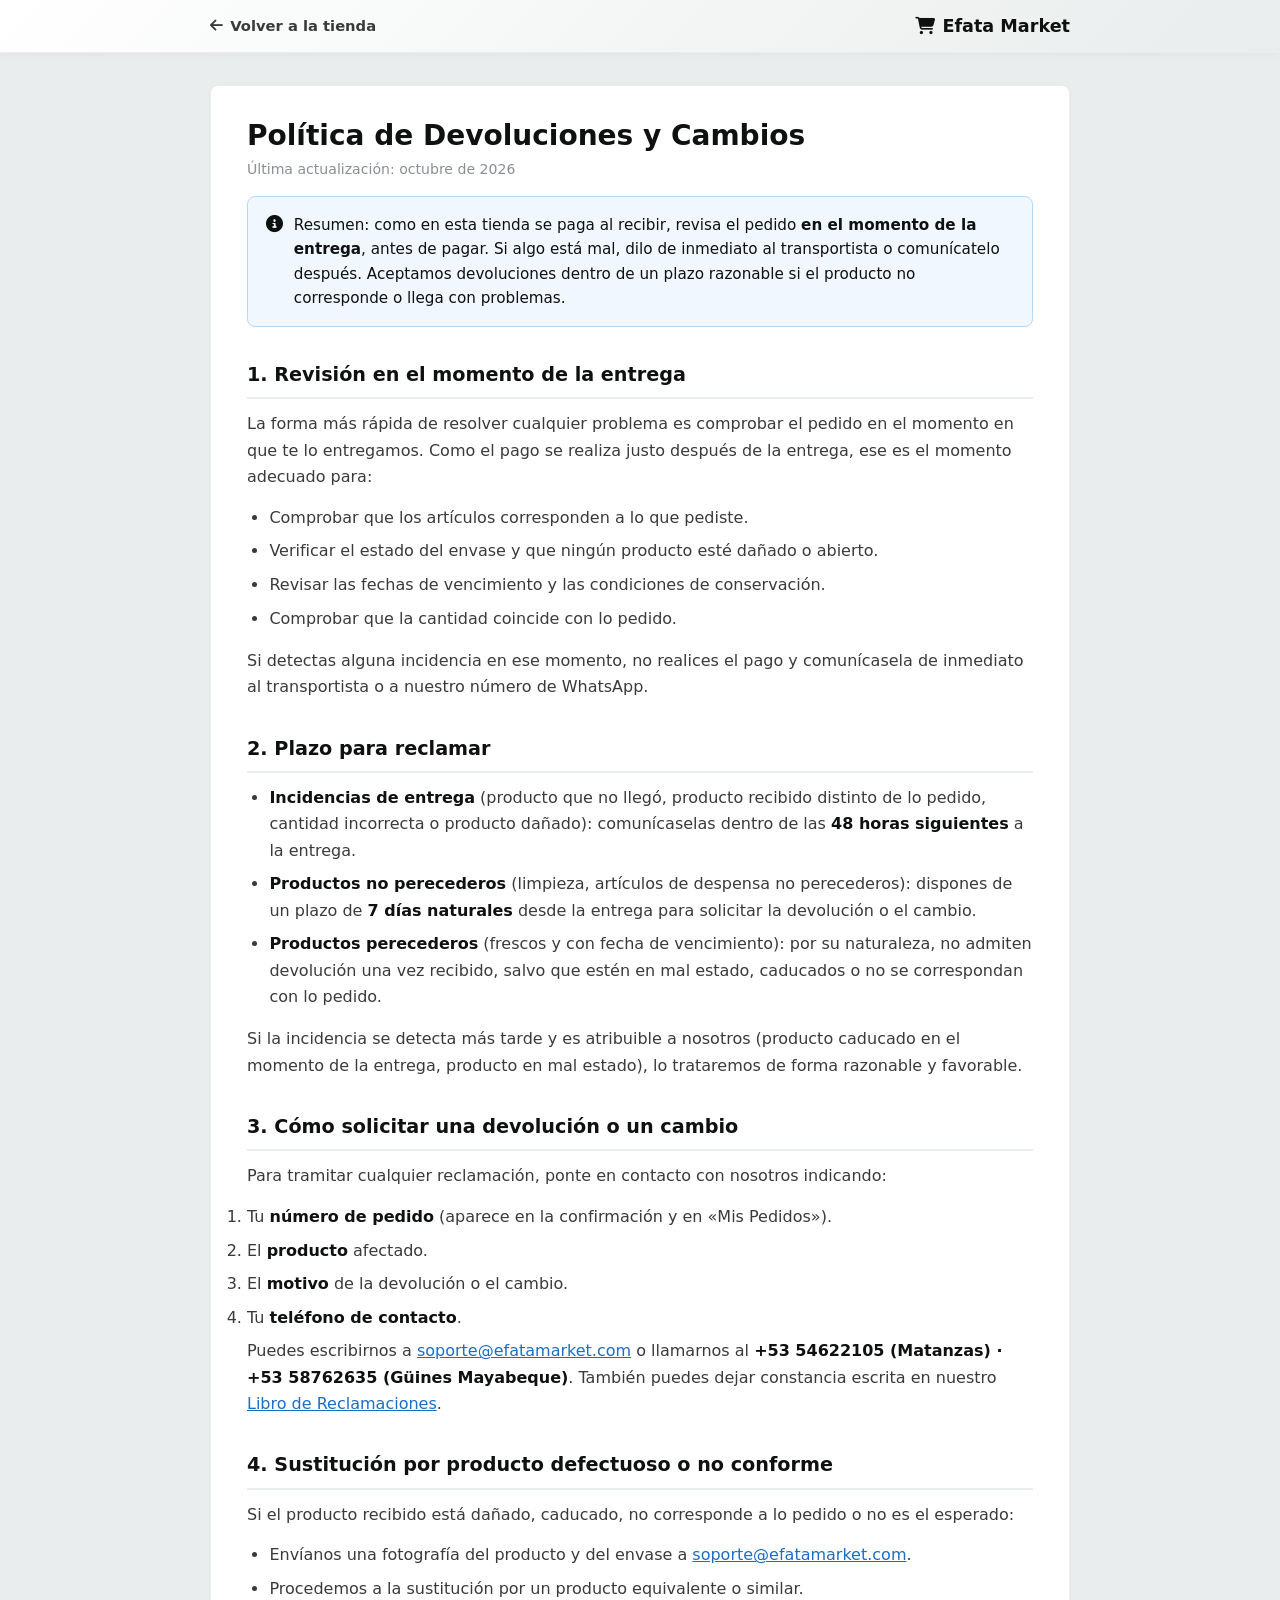
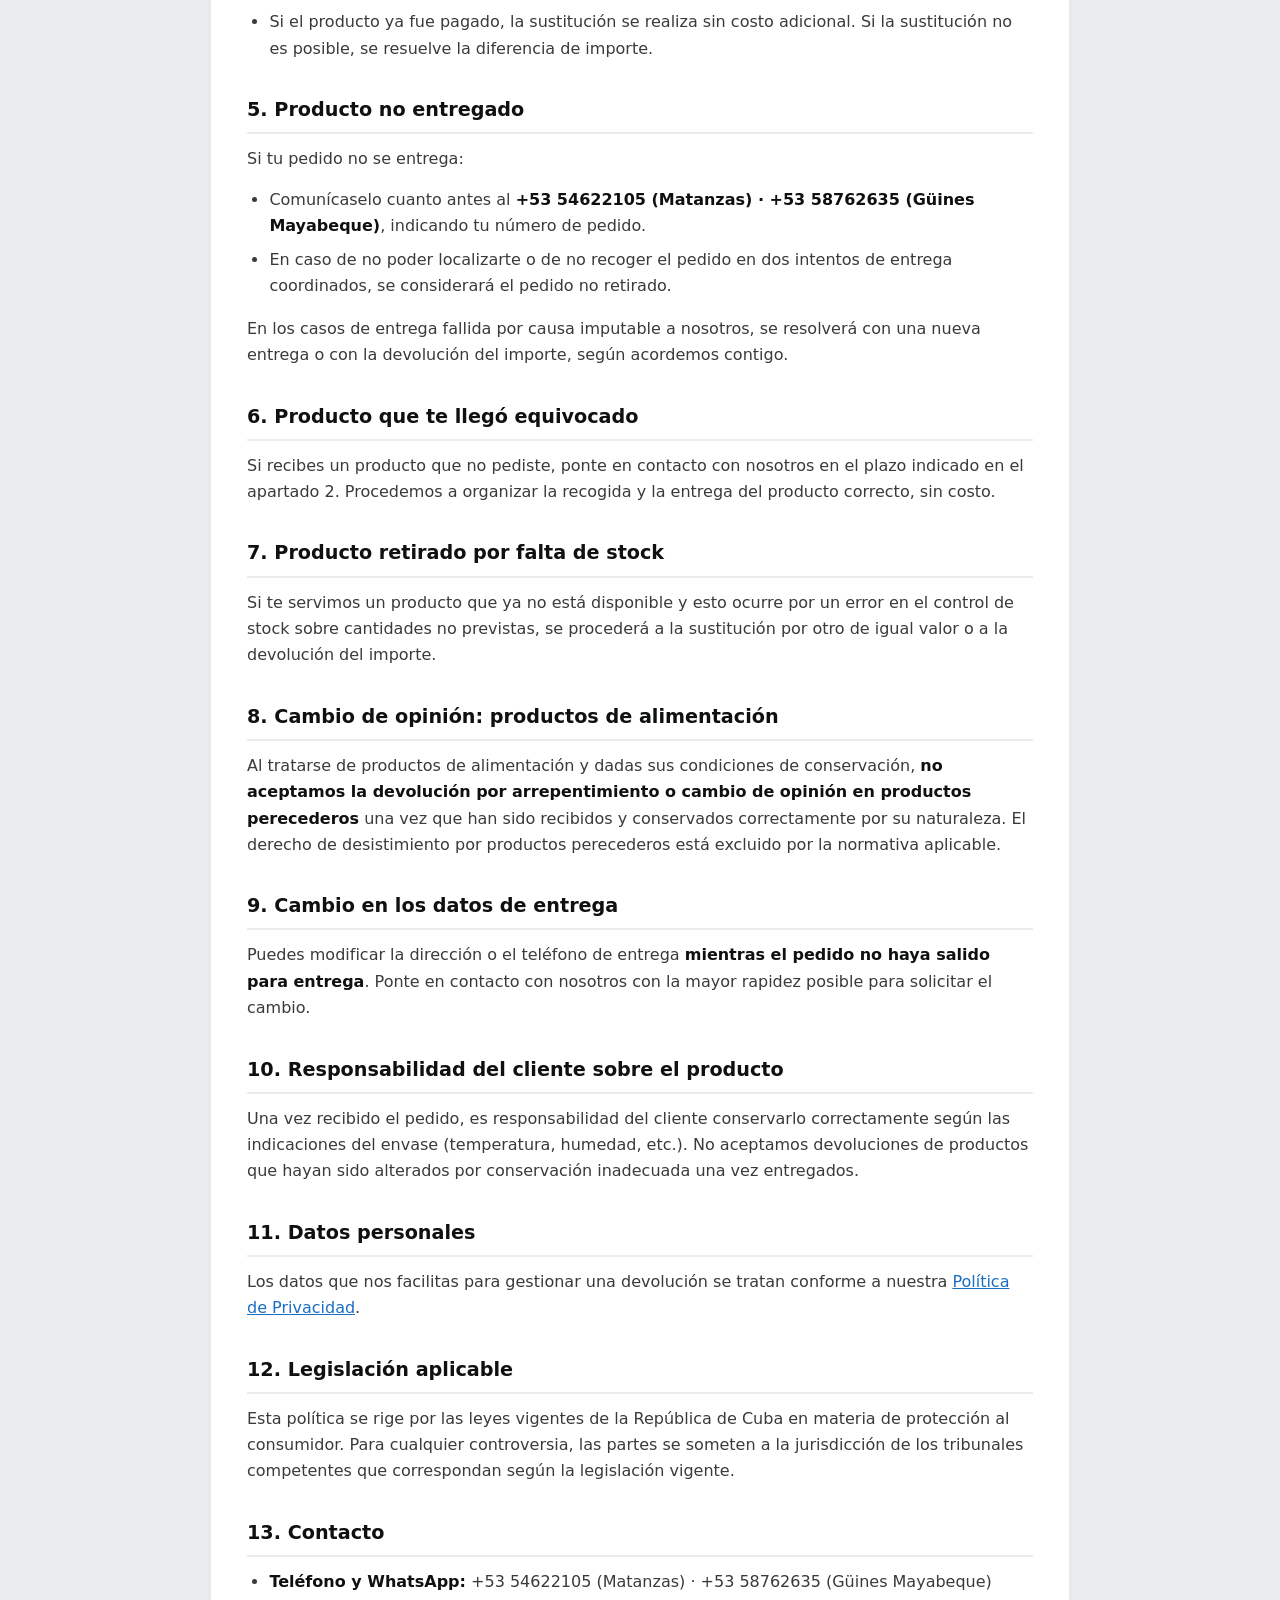
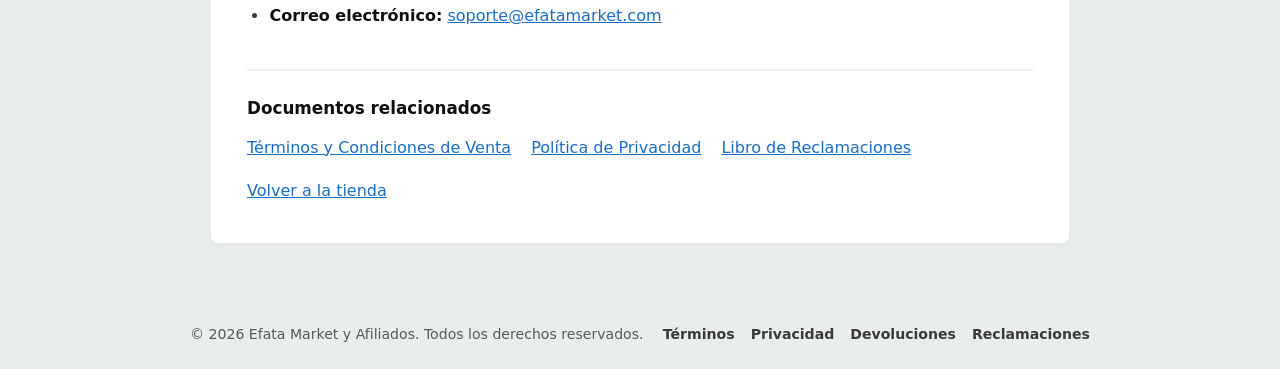
<file: devoluciones.html>
<!DOCTYPE html>
<html lang="es">

<head>
    <meta charset="UTF-8">
    <meta name="viewport" content="width=device-width, initial-scale=1.0">
    <title>Política de Devoluciones y Cambios - Efata Market</title>

    <meta name="description"
        content="Política de Devoluciones y Cambios de Efata Market: cómo reclamar, plazos, estado de los productos y qué hacer si tu pedido no llegó o llegó con problemas.">
    <meta name="author" content="Efata Market y Afiliados">
    <meta name="robots" content="index, follow">
    <meta property="og:title" content="Política de Devoluciones y Cambios - Efata Market">
    <meta property="og:description" content="Cómo reclamar, plazos y condiciones de devolución en Efata Market.">
    <meta property="og:type" content="website">
    <meta property="og:locale" content="es_ES">

    <link rel="icon" type="image/png" href="Images/favicon.png">
    <link rel="shortcut icon" type="image/x-icon" href="Images/favicon.ico">

    <link rel="stylesheet" href="Css/1-foundation.css">
    <link rel="stylesheet" href="Css/10-legal.css">
    <link rel="stylesheet" href="https://cdnjs.cloudflare.com/ajax/libs/font-awesome/6.7.2/css/all.min.css">
</head>

<body>
    <header class="legal-header">
        <div class="legal-header-inner">
            <a href="index.html" class="legal-back">
                <i class="fas fa-arrow-left" aria-hidden="true"></i>
                Volver a la tienda
            </a>
            <a href="index.html" class="legal-brand">
                <i class="fas fa-shopping-cart" aria-hidden="true"></i>
                Efata Market
            </a>
        </div>
    </header>

    <main class="legal-main">
        <article class="legal-doc">
            <h1>Política de Devoluciones y Cambios</h1>
            <p class="legal-updated">Última actualización: <time datetime="2026-10-16">octubre de 2026</time></p>

            <div class="legal-callout">
                <i class="fas fa-info-circle" aria-hidden="true"></i>
                <p>Resumen: como en esta tienda se paga al recibir, revisa el pedido <strong>en el momento de
                    la entrega</strong>, antes de pagar. Si algo está mal, dilo de inmediato al transportista
                    o comunícatelo después. Aceptamos devoluciones dentro de un plazo razonable si el producto
                    no corresponde o llega con problemas.</p>
            </div>

            <h2>1. Revisión en el momento de la entrega</h2>
            <p>La forma más rápida de resolver cualquier problema es comprobar el pedido en el momento en que
                te lo entregamos. Como el pago se realiza justo después de la entrega, ese es el momento
                adecuado para:</p>
            <ul>
                <li>Comprobar que los artículos corresponden a lo que pediste.</li>
                <li>Verificar el estado del envase y que ningún producto esté dañado o abierto.</li>
                <li>Revisar las fechas de vencimiento y las condiciones de conservación.</li>
                <li>Comprobar que la cantidad coincide con lo pedido.</li>
            </ul>
            <p>Si detectas alguna incidencia en ese momento, no realices el pago y comunícasela de inmediato al
                transportista o a nuestro número de WhatsApp.</p>

            <h2>2. Plazo para reclamar</h2>
            <ul>
                <li><strong>Incidencias de entrega</strong> (producto que no llegó, producto recibido
                    distinto de lo pedido, cantidad incorrecta o producto dañado): comunícaselas dentro de
                    las <strong>48 horas siguientes</strong> a la entrega.</li>
                <li><strong>Productos no perecederos</strong> (limpieza, artículos de despensa no perecederos):
                dispones de un plazo de <strong>7 días naturales</strong> desde la entrega para solicitar la
                devolución o el cambio.</li>
                <li><strong>Productos perecederos</strong> (frescos y con fecha de vencimiento): por su
                    naturaleza, no admiten devolución una vez recibido, salvo que estén en mal estado,
                    caducados o no se correspondan con lo pedido.</li>
            </ul>
            <p>Si la incidencia se detecta más tarde y es atribuible a nosotros (producto caducado en el
                momento de la entrega, producto en mal estado), lo trataremos de forma razonable y
                favorable.</p>

            <h2>3. Cómo solicitar una devolución o un cambio</h2>
            <p>Para tramitar cualquier reclamación, ponte en contacto con nosotros indicando:</p>
            <ol>
                <li>Tu <strong>número de pedido</strong> (aparece en la confirmación y en «Mis Pedidos»).</li>
                <li>El <strong>producto</strong> afectado.</li>
                <li>El <strong>motivo</strong> de la devolución o el cambio.</li>
                <li>Tu <strong>teléfono de contacto</strong>.</li>
            </ol>
            <p>Puedes escribirnos a
                <a href="mailto:soporte@efatamarket.com">soporte@efatamarket.com</a> o llamarnos al
                <strong data-phone-ubicacion>+53 54622105 (Matanzas) · +53 58762635 (Güines Mayabeque)</strong>. También puedes dejar constancia escrita en nuestro
                <a href="reclamaciones.html">Libro de Reclamaciones</a>.</p>

            <h2>4. Sustitución por producto defectuoso o no conforme</h2>
            <p>Si el producto recibido está dañado, caducado, no corresponde a lo pedido o no es el
                esperado:</p>
            <ul>
                <li>Envíanos una fotografía del producto y del envase a
                    <a href="mailto:soporte@efatamarket.com">soporte@efatamarket.com</a>.</li>
                <li>Procedemos a la sustitución por un producto equivalente o similar.</li>
                <li>Si el producto ya fue pagado, la sustitución se realiza sin costo adicional. Si la
                    sustitución no es posible, se resuelve la diferencia de importe.</li>
            </ul>

            <h2>5. Producto no entregado</h2>
            <p>Si tu pedido no se entrega:</p>
            <ul>
                <li>Comunícaselo cuanto antes al <strong data-phone-ubicacion>+53 54622105 (Matanzas) · +53 58762635 (Güines Mayabeque)</strong>, indicando tu número de
                    pedido.</li>
                <li>En caso de no poder localizarte o de no recoger el pedido en dos intentos de entrega
                    coordinados, se considerará el pedido no retirado.</li>
            </ul>
            <p>En los casos de entrega fallida por causa imputable a nosotros, se resolverá con una nueva
                entrega o con la devolución del importe, según acordemos contigo.</p>

            <h2>6. Producto que te llegó equivocado</h2>
            <p>Si recibes un producto que no pediste, ponte en contacto con nosotros en el plazo indicado en el
                apartado 2. Procedemos a organizar la recogida y la entrega del producto correcto, sin
                costo.</p>

            <h2>7. Producto retirado por falta de stock</h2>
            <p>Si te servimos un producto que ya no está disponible y esto ocurre por un error en el control
                de stock sobre cantidades no previstas, se procederá a la sustitución por otro de igual
                valor o a la devolución del importe.</p>

            <h2>8. Cambio de opinión: productos de alimentación</h2>
            <p>Al tratarse de productos de alimentación y dadas sus condiciones de conservación, <strong>no
                aceptamos la devolución por arrepentimiento o cambio de opinión en productos
                perecederos</strong> una vez que han sido recibidos y conservados correctamente por su
                naturaleza. El derecho de desistimiento por productos perecederos está excluido por la
                normativa aplicable.</p>

            <h2>9. Cambio en los datos de entrega</h2>
            <p>Puedes modificar la dirección o el teléfono de entrega <strong>mientras el pedido no haya salido
                para entrega</strong>. Ponte en contacto con nosotros con la mayor rapidez posible para
                solicitar el cambio.</p>

            <h2>10. Responsabilidad del cliente sobre el producto</h2>
            <p>Una vez recibido el pedido, es responsabilidad del cliente conservarlo correctamente según las
                indicaciones del envase (temperatura, humedad, etc.). No aceptamos devoluciones de productos
                que hayan sido alterados por conservación inadecuada una vez entregados.</p>

            <h2>11. Datos personales</h2>
            <p>Los datos que nos facilitas para gestionar una devolución se tratan conforme a nuestra
                <a href="privacidad.html">Política de Privacidad</a>.</p>

            <h2>12. Legislación aplicable</h2>
            <p>Esta política se rige por las leyes vigentes de la República de Cuba en materia de protección al
                consumidor. Para cualquier controversia, las partes se someten a la jurisdicción de los
                tribunales competentes que correspondan según la legislación vigente.</p>

            <h2>13. Contacto</h2>
            <ul>
                <li><strong>Teléfono y WhatsApp:</strong> <span data-phone-ubicacion>+53 54622105 (Matanzas) · +53 58762635 (Güines Mayabeque)</span></li>
                <li><strong>Correo electrónico:</strong>
                    <a href="mailto:soporte@efatamarket.com">soporte@efatamarket.com</a></li>
            </ul>

            <div class="legal-footer-nav">
                <h2>Documentos relacionados</h2>
                <ul>
                    <li><a href="terminos.html">Términos y Condiciones de Venta</a></li>
                    <li><a href="privacidad.html">Política de Privacidad</a></li>
                    <li><a href="reclamaciones.html">Libro de Reclamaciones</a></li>
                    <li><a href="index.html">Volver a la tienda</a></li>
                </ul>
            </div>
        </article>
    </main>

    <footer class="legal-site-footer">
        <div class="legal-footer-inner">
            <p>© 2026 Efata Market y Afiliados. Todos los derechos reservados.</p>
            <nav class="legal-footer-links" aria-label="Enlaces legales">
                <a href="terminos.html">Términos</a>
                <a href="privacidad.html">Privacidad</a>
                <a href="devoluciones.html">Devoluciones</a>
                <a href="reclamaciones.html">Reclamaciones</a>
            </nav>
        </div>
    </footer>

    <script src="Js/firebase-config.js"></script>
    <script>
        // Rellena los teléfonos de contacto según la ubicación elegida en la tienda.
        // Si aún no hay ubicación seleccionada, muestra las dos sucursales.
        (function () {
            function telefonoTexto() {
                var ubic = (typeof getSelectedUbicacion === 'function') ? getSelectedUbicacion() : null;
                var tel = (typeof obtenerTelefonoUbicacion === 'function') ? obtenerTelefonoUbicacion(ubic) : null;
                if (tel && typeof formatearTelefonoUbicacion === 'function') {
                    return formatearTelefonoUbicacion(tel) + ' (' + nombreUbicacion(ubic) + ')';
                }
                if (typeof UBICACIONES_DISPONIBLES !== 'undefined' && typeof formatearTelefonoUbicacion === 'function') {
                    return UBICACIONES_DISPONIBLES.map(function (u) {
                        return formatearTelefonoUbicacion(u.whatsapp) + ' (' + u.nombre + ')';
                    }).join(' · ');
                }
                return '';
            }
            function render() {
                var texto = telefonoTexto();
                if (!texto) return;
                document.querySelectorAll('[data-phone-ubicacion]').forEach(function (el) {
                    el.textContent = texto;
                });
            }
            if (document.readyState === 'loading') {
                document.addEventListener('DOMContentLoaded', render);
            } else {
                render();
            }
        })();
    </script>
</body>

</html>
</file>
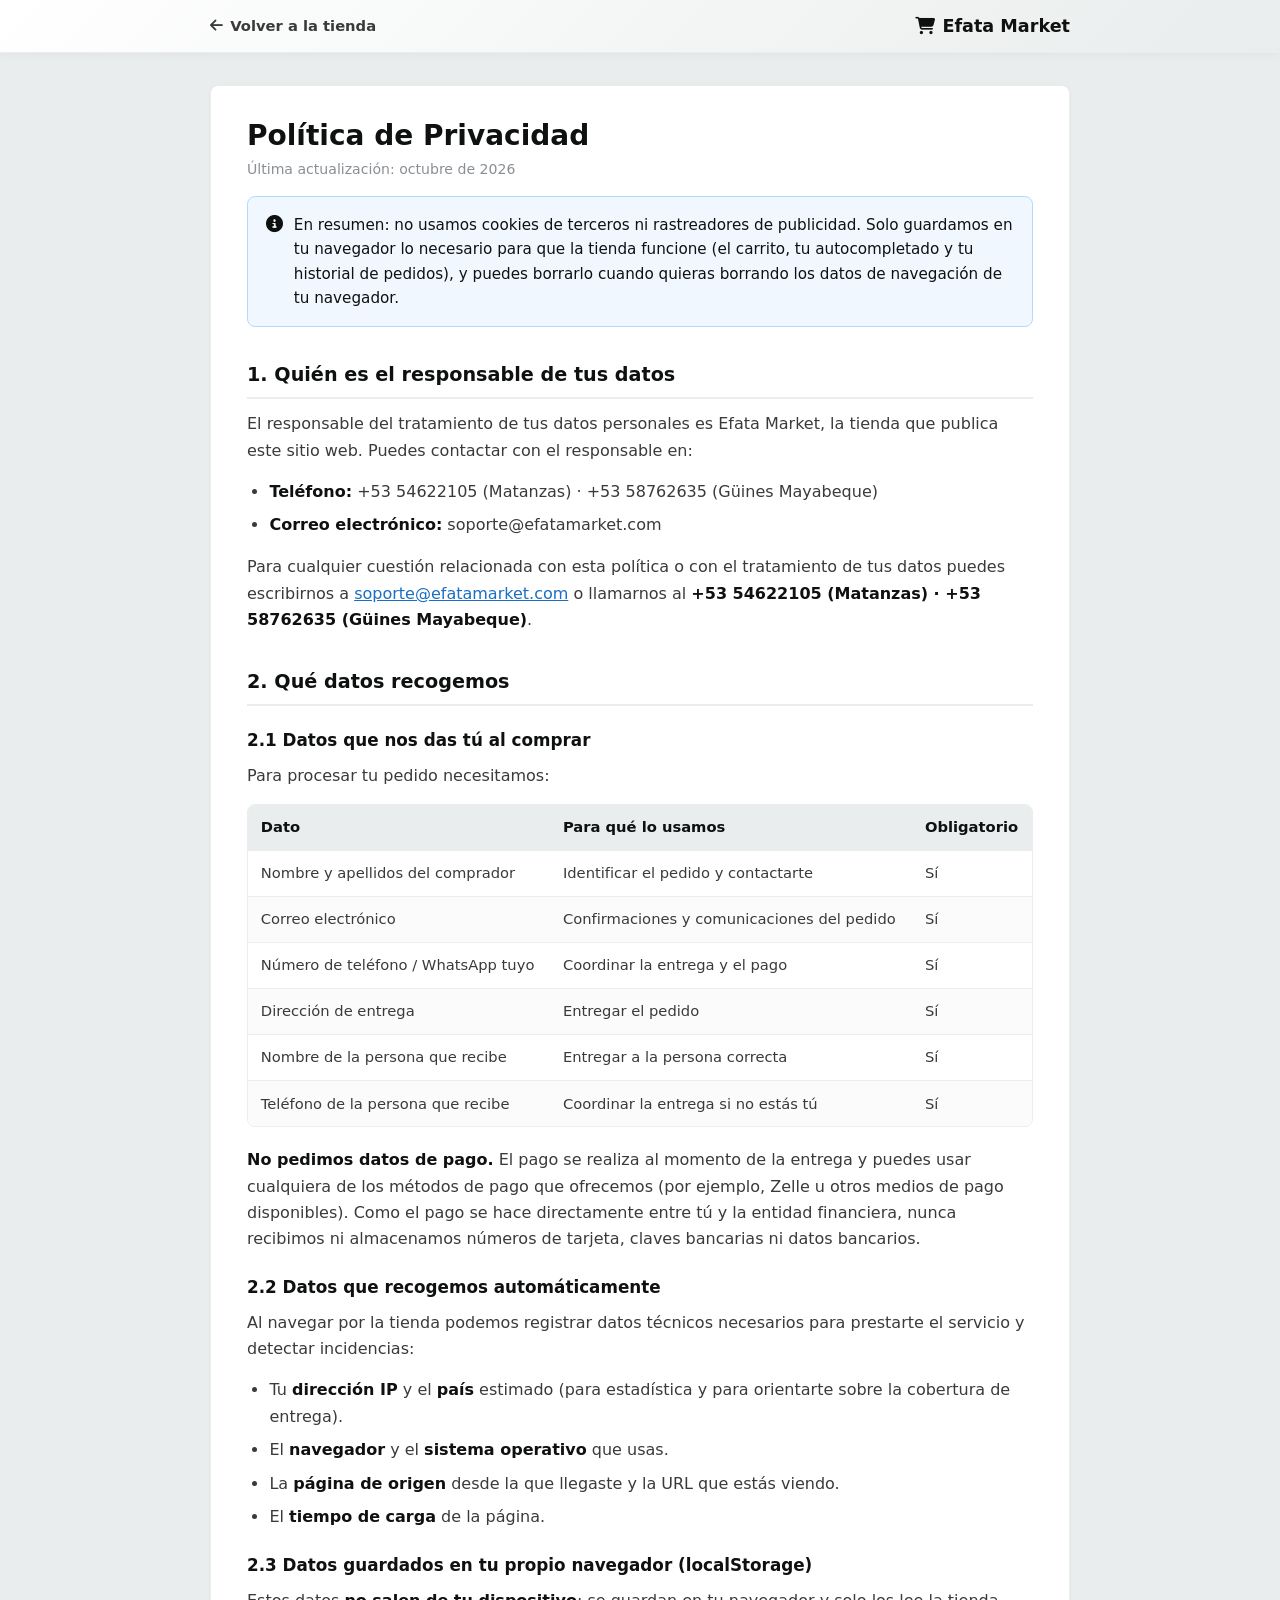
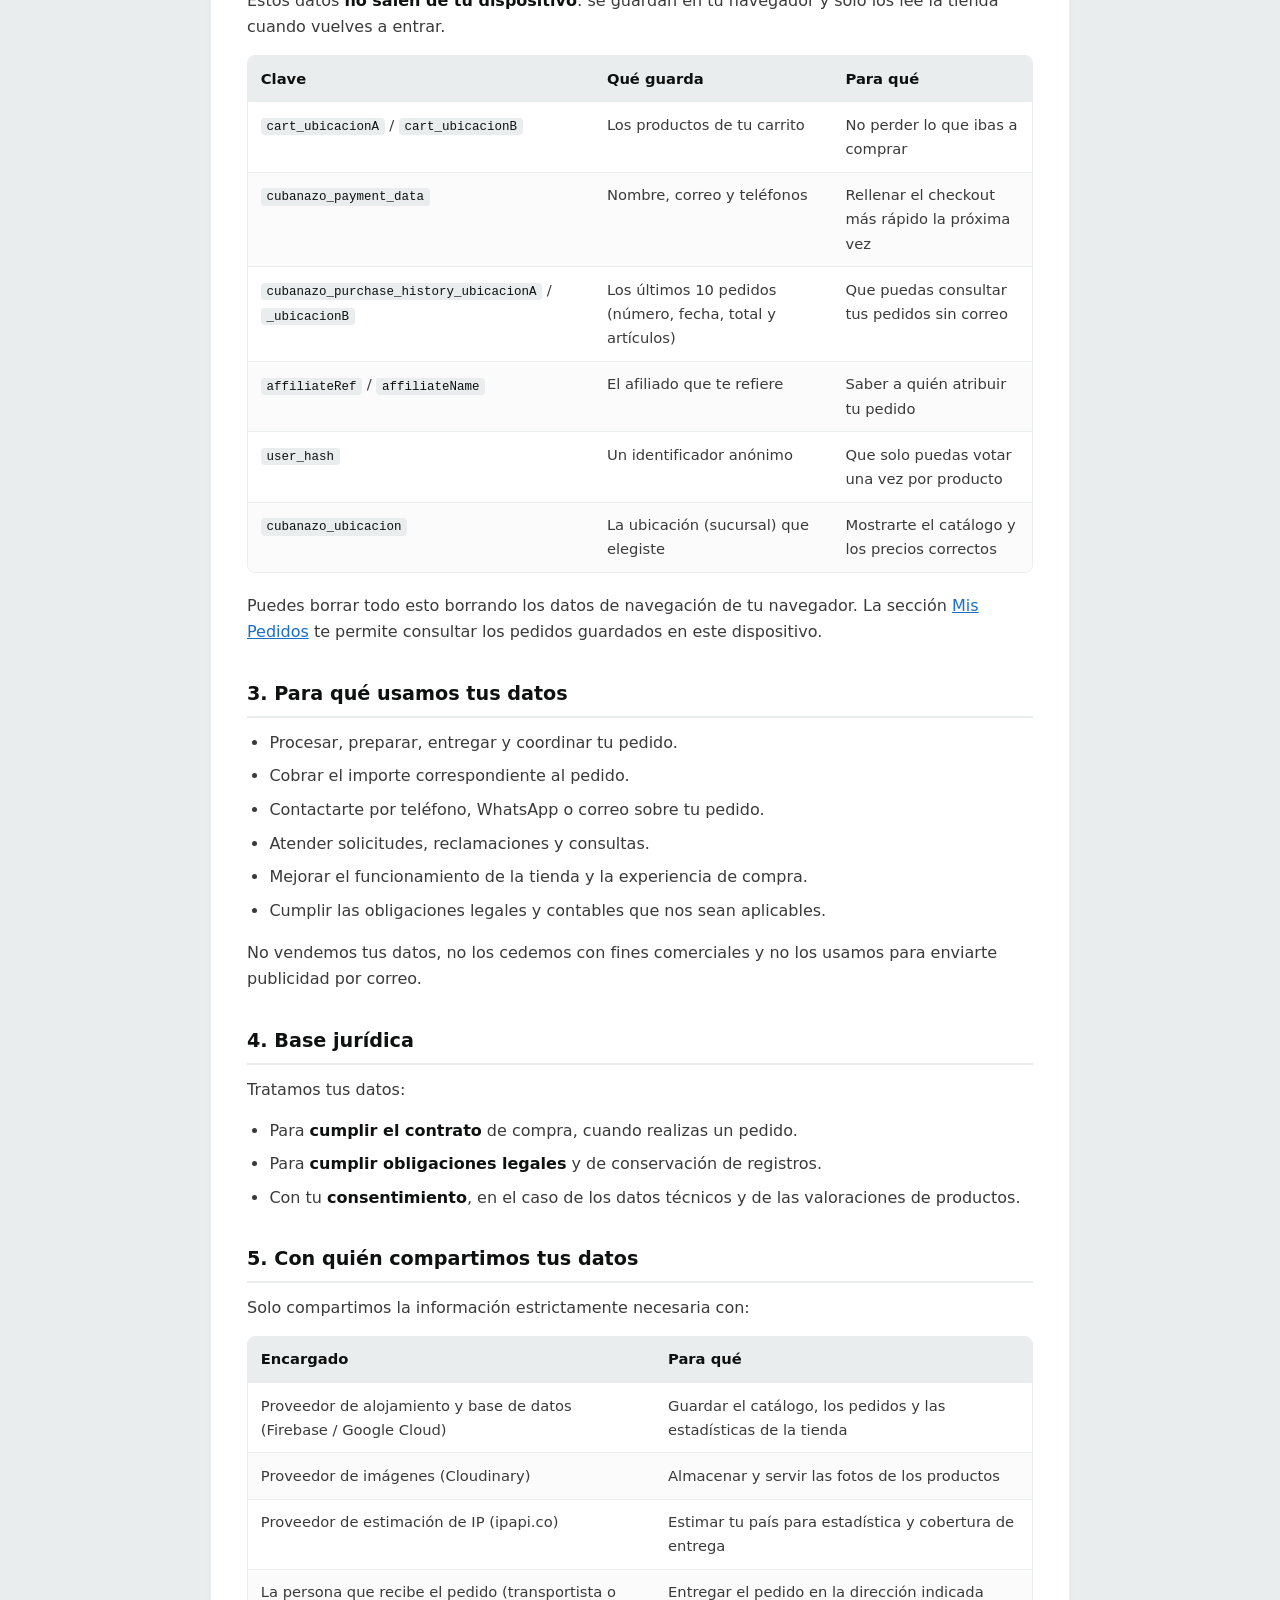
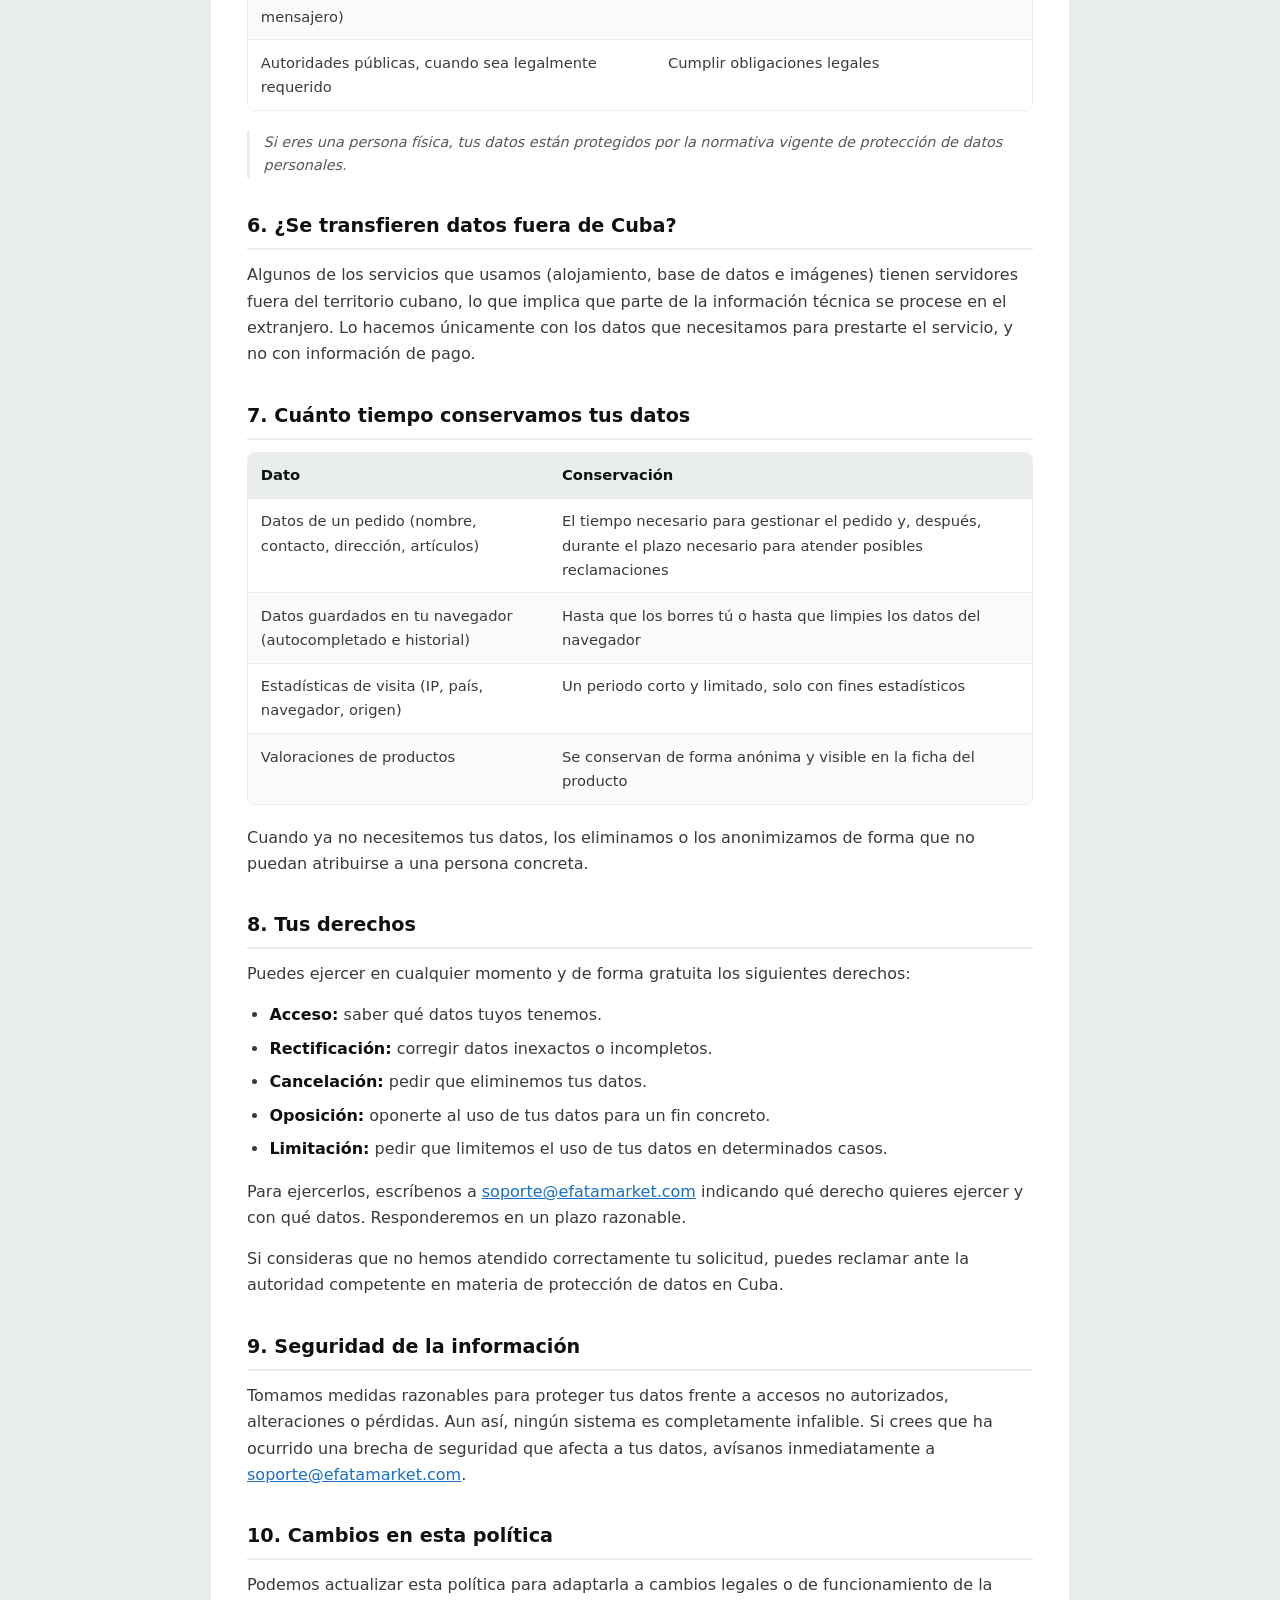
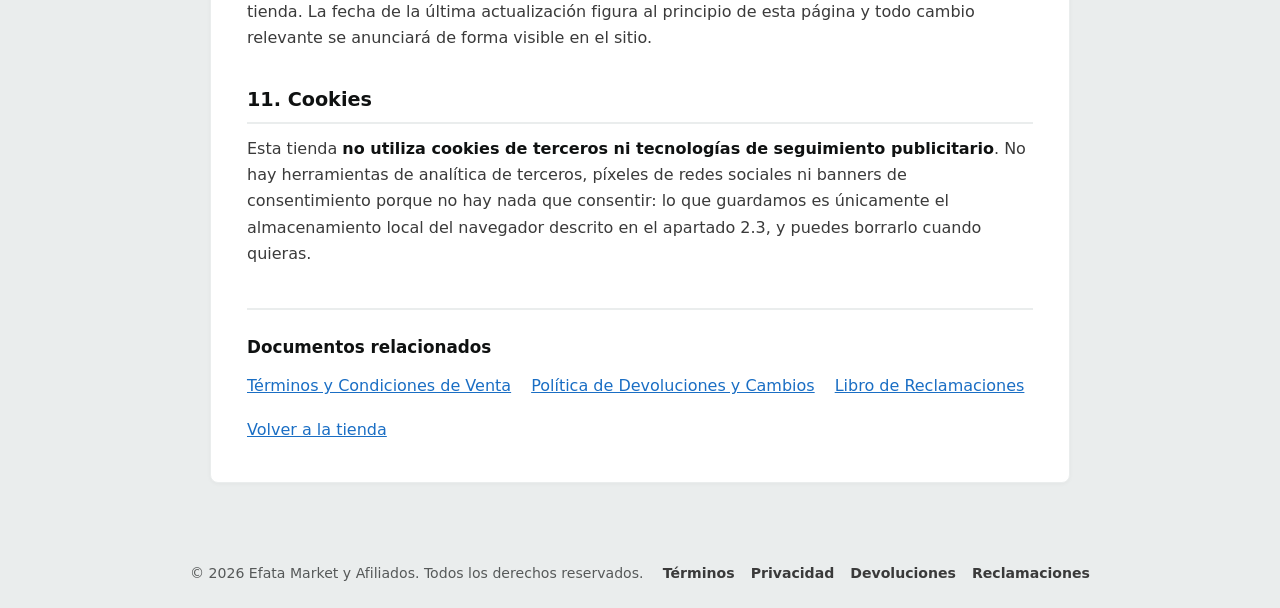
<file: privacidad.html>
<!DOCTYPE html>
<html lang="es">

<head>
    <meta charset="UTF-8">
    <meta name="viewport" content="width=device-width, initial-scale=1.0">
    <title>Política de Privacidad - Efata Market</title>

    <meta name="description"
        content="Política de Privacidad de Efata Market. Qué datos recogemos, para qué los usamos, cuánto tiempo los conservamos y cómo puedes ejercer tus derechos.">
    <meta name="author" content="Efata Market y Afiliados">
    <meta name="robots" content="index, follow">
    <meta property="og:title" content="Política de Privacidad - Efata Market">
    <meta property="og:description" content="Qué datos recogemos, para qué los usamos y cómo puedes ejercer tus derechos.">
    <meta property="og:type" content="website">
    <meta property="og:locale" content="es_ES">

    <link rel="icon" type="image/png" href="Images/favicon.png">
    <link rel="shortcut icon" type="image/x-icon" href="Images/favicon.ico">

    <link rel="stylesheet" href="Css/1-foundation.css">
    <link rel="stylesheet" href="Css/10-legal.css">
    <link rel="stylesheet" href="https://cdnjs.cloudflare.com/ajax/libs/font-awesome/6.7.2/css/all.min.css">
</head>

<body>
    <header class="legal-header">
        <div class="legal-header-inner">
            <a href="index.html" class="legal-back">
                <i class="fas fa-arrow-left" aria-hidden="true"></i>
                Volver a la tienda
            </a>
            <a href="index.html" class="legal-brand">
                <i class="fas fa-shopping-cart" aria-hidden="true"></i>
                Efata Market
            </a>
        </div>
    </header>

    <main class="legal-main">
        <article class="legal-doc">
            <h1>Política de Privacidad</h1>
            <p class="legal-updated">Última actualización: <time datetime="2026-10-16">octubre de 2026</time></p>

            <div class="legal-callout">
                <i class="fas fa-info-circle" aria-hidden="true"></i>
                <p>En resumen: no usamos cookies de terceros ni rastreadores de publicidad. Solo guardamos en tu
                    navegador lo necesario para que la tienda funcione (el carrito, tu autocompletado y tu
                    historial de pedidos), y puedes borrarlo cuando quieras borrando los datos de navegación de
                    tu navegador.</p>
            </div>

            <h2>1. Quién es el responsable de tus datos</h2>
            <p>El responsable del tratamiento de tus datos personales es Efata Market, la tienda que
                publica este sitio web. Puedes contactar con el responsable en:</p>
            <ul>
                <li><strong>Teléfono:</strong> <span data-phone-ubicacion>+53 54622105 (Matanzas) · +53 58762635 (Güines Mayabeque)</span></li>
                <li><strong>Correo electrónico:</strong> soporte@efatamarket.com</li>
            </ul>
            <p>Para cualquier cuestión relacionada con esta política o con el tratamiento de tus datos puedes
                escribirnos a <a href="mailto:soporte@efatamarket.com">soporte@efatamarket.com</a> o
                llamarnos al <strong data-phone-ubicacion>+53 54622105 (Matanzas) · +53 58762635 (Güines Mayabeque)</strong>.</p>

            <h2>2. Qué datos recogemos</h2>

            <h3>2.1 Datos que nos das tú al comprar</h3>
            <p>Para procesar tu pedido necesitamos:</p>
            <div class="legal-table-wrap">
                <table class="legal-table">
                    <thead>
                        <tr>
                            <th scope="col">Dato</th>
                            <th scope="col">Para qué lo usamos</th>
                            <th scope="col">Obligatorio</th>
                        </tr>
                    </thead>
                    <tbody>
                        <tr>
                            <td data-label="Dato">Nombre y apellidos del comprador</td>
                            <td data-label="Para qué lo usamos">Identificar el pedido y contactarte</td>
                            <td data-label="Obligatorio">Sí</td>
                        </tr>
                        <tr>
                            <td data-label="Dato">Correo electrónico</td>
                            <td data-label="Para qué lo usamos">Confirmaciones y comunicaciones del pedido</td>
                            <td data-label="Obligatorio">Sí</td>
                        </tr>
                        <tr>
                            <td data-label="Dato">Número de teléfono / WhatsApp tuyo</td>
                            <td data-label="Para qué lo usamos">Coordinar la entrega y el pago</td>
                            <td data-label="Obligatorio">Sí</td>
                        </tr>
                        <tr>
                            <td data-label="Dato">Dirección de entrega</td>
                            <td data-label="Para qué lo usamos">Entregar el pedido</td>
                            <td data-label="Obligatorio">Sí</td>
                        </tr>
                        <tr>
                            <td data-label="Dato">Nombre de la persona que recibe</td>
                            <td data-label="Para qué lo usamos">Entregar a la persona correcta</td>
                            <td data-label="Obligatorio">Sí</td>
                        </tr>
                        <tr>
                            <td data-label="Dato">Teléfono de la persona que recibe</td>
                            <td data-label="Para qué lo usamos">Coordinar la entrega si no estás tú</td>
                            <td data-label="Obligatorio">Sí</td>
                        </tr>
                    </tbody>
                </table>
            </div>
            <p><strong>No pedimos datos de pago.</strong> El pago se realiza al momento de la entrega y puedes
                usar cualquiera de los métodos de pago que ofrecemos (por ejemplo, Zelle u otros medios de pago
                disponibles). Como el pago se hace directamente entre tú y la entidad financiera, nunca
                recibimos ni almacenamos números de tarjeta, claves bancarias ni datos bancarios.</p>

            <h3>2.2 Datos que recogemos automáticamente</h3>
            <p>Al navegar por la tienda podemos registrar datos técnicos necesarios para prestarte el servicio
                y detectar incidencias:</p>
            <ul>
                <li>Tu <strong>dirección IP</strong> y el <strong>país</strong> estimado (para estadística y para
                    orientarte sobre la cobertura de entrega).</li>
                <li>El <strong>navegador</strong> y el <strong>sistema operativo</strong> que usas.</li>
                <li>La <strong>página de origen</strong> desde la que llegaste y la URL que estás viendo.</li>
                <li>El <strong>tiempo de carga</strong> de la página.</li>
            </ul>

            <h3>2.3 Datos guardados en tu propio navegador (localStorage)</h3>
            <p>Estos datos <strong>no salen de tu dispositivo</strong>: se guardan en tu navegador y solo los
                lee la tienda cuando vuelves a entrar.</p>
            <div class="legal-table-wrap">
                <table class="legal-table">
                    <thead>
                        <tr>
                            <th scope="col">Clave</th>
                            <th scope="col">Qué guarda</th>
                            <th scope="col">Para qué</th>
                        </tr>
                    </thead>
                    <tbody>
                        <tr>
                            <td data-label="Clave"><code>cart_ubicacionA</code> / <code>cart_ubicacionB</code></td>
                            <td data-label="Qué guarda">Los productos de tu carrito</td>
                            <td data-label="Para qué">No perder lo que ibas a comprar</td>
                        </tr>
                        <tr>
                            <td data-label="Clave"><code>cubanazo_payment_data</code></td>
                            <td data-label="Qué guarda">Nombre, correo y teléfonos</td>
                            <td data-label="Para qué">Rellenar el checkout más rápido la próxima vez</td>
                        </tr>
                        <tr>
                            <td data-label="Clave"><code>cubanazo_purchase_history_ubicacionA</code> / <code>_ubicacionB</code></td>
                            <td data-label="Qué guarda">Los últimos 10 pedidos (número, fecha, total y artículos)</td>
                            <td data-label="Para qué">Que puedas consultar tus pedidos sin correo</td>
                        </tr>
                        <tr>
                            <td data-label="Clave"><code>affiliateRef</code> / <code>affiliateName</code></td>
                            <td data-label="Qué guarda">El afiliado que te refiere</td>
                            <td data-label="Para qué">Saber a quién atribuir tu pedido</td>
                        </tr>
                        <tr>
                            <td data-label="Clave"><code>user_hash</code></td>
                            <td data-label="Qué guarda">Un identificador anónimo</td>
                            <td data-label="Para qué">Que solo puedas votar una vez por producto</td>
                        </tr>
                        <tr>
                            <td data-label="Clave"><code>cubanazo_ubicacion</code></td>
                            <td data-label="Qué guarda">La ubicación (sucursal) que elegiste</td>
                            <td data-label="Para qué">Mostrarte el catálogo y los precios correctos</td>
                        </tr>
                    </tbody>
                </table>
            </div>
            <p>Puedes borrar todo esto borrando los datos de navegación de tu navegador. La sección
                <a href="index.html">Mis Pedidos</a> te permite consultar los pedidos guardados en este
                dispositivo.</p>

            <h2>3. Para qué usamos tus datos</h2>
            <ul>
                <li>Procesar, preparar, entregar y coordinar tu pedido.</li>
                <li>Cobrar el importe correspondiente al pedido.</li>
                <li>Contactarte por teléfono, WhatsApp o correo sobre tu pedido.</li>
                <li>Atender solicitudes, reclamaciones y consultas.</li>
                <li>Mejorar el funcionamiento de la tienda y la experiencia de compra.</li>
                <li>Cumplir las obligaciones legales y contables que nos sean aplicables.</li>
            </ul>
            <p>No vendemos tus datos, no los cedemos con fines comerciales y no los usamos para enviarte
                publicidad por correo.</p>

            <h2>4. Base jurídica</h2>
            <p>Tratamos tus datos:</p>
            <ul>
                <li>Para <strong>cumplir el contrato</strong> de compra, cuando realizas un pedido.</li>
                <li>Para <strong>cumplir obligaciones legales</strong> y de conservación de registros.</li>
                <li>Con tu <strong>consentimiento</strong>, en el caso de los datos técnicos y de las
                    valoraciones de productos.</li>
            </ul>

            <h2>5. Con quién compartimos tus datos</h2>
            <p>Solo compartimos la información estrictamente necesaria con:</p>
            <div class="legal-table-wrap">
                <table class="legal-table">
                    <thead>
                        <tr>
                            <th scope="col">Encargado</th>
                            <th scope="col">Para qué</th>
                        </tr>
                    </thead>
                    <tbody>
                        <tr>
                            <td data-label="Encargado">Proveedor de alojamiento y base de datos (Firebase / Google Cloud)</td>
                            <td data-label="Para qué">Guardar el catálogo, los pedidos y las estadísticas de la tienda</td>
                        </tr>
                        <tr>
                            <td data-label="Encargado">Proveedor de imágenes (Cloudinary)</td>
                            <td data-label="Para qué">Almacenar y servir las fotos de los productos</td>
                        </tr>
                        <tr>
                            <td data-label="Encargado">Proveedor de estimación de IP (ipapi.co)</td>
                            <td data-label="Para qué">Estimar tu país para estadística y cobertura de entrega</td>
                        </tr>
                        <tr>
                            <td data-label="Encargado">La persona que recibe el pedido (transportista o mensajero)</td>
                            <td data-label="Para qué">Entregar el pedido en la dirección indicada</td>
                        </tr>
                        <tr>
                            <td data-label="Encargado">Autoridades públicas, cuando sea legalmente requerido</td>
                            <td data-label="Para qué">Cumplir obligaciones legales</td>
                        </tr>
                    </tbody>
                </table>
            </div>
            <p class="legal-note">Si eres una persona física, tus datos están protegidos por la normativa
                vigente de protección de datos personales.</p>

            <h2>6. ¿Se transfieren datos fuera de Cuba?</h2>
            <p>Algunos de los servicios que usamos (alojamiento, base de datos e imágenes) tienen servidores
                fuera del territorio cubano, lo que implica que parte de la información técnica se procese en
                el extranjero. Lo hacemos únicamente con los datos que necesitamos para prestarte
                el servicio, y no con información de pago.</p>

            <h2>7. Cuánto tiempo conservamos tus datos</h2>
            <div class="legal-table-wrap">
                <table class="legal-table">
                    <thead>
                        <tr>
                            <th scope="col">Dato</th>
                            <th scope="col">Conservación</th>
                        </tr>
                    </thead>
                    <tbody>
                        <tr>
                            <td data-label="Dato">Datos de un pedido (nombre, contacto, dirección, artículos)</td>
                            <td data-label="Conservación">El tiempo necesario para gestionar el pedido y, después, durante el plazo
                                necesario para atender posibles reclamaciones</td>
                        </tr>
                        <tr>
                            <td data-label="Dato">Datos guardados en tu navegador (autocompletado e historial)</td>
                            <td data-label="Conservación">Hasta que los borres tú o hasta que limpies los datos del navegador</td>
                        </tr>
                        <tr>
                            <td data-label="Dato">Estadísticas de visita (IP, país, navegador, origen)</td>
                            <td data-label="Conservación">Un periodo corto y limitado, solo con fines estadísticos</td>
                        </tr>
                        <tr>
                            <td data-label="Dato">Valoraciones de productos</td>
                            <td data-label="Conservación">Se conservan de forma anónima y visible en la ficha del producto</td>
                        </tr>
                    </tbody>
                </table>
            </div>
            <p>Cuando ya no necesitemos tus datos, los eliminamos o los anonimizamos de forma que no puedan
                atribuirse a una persona concreta.</p>

            <h2>8. Tus derechos</h2>
            <p>Puedes ejercer en cualquier momento y de forma gratuita los siguientes derechos:</p>
            <ul>
                <li><strong>Acceso:</strong> saber qué datos tuyos tenemos.</li>
                <li><strong>Rectificación:</strong> corregir datos inexactos o incompletos.</li>
                <li><strong>Cancelación:</strong> pedir que eliminemos tus datos.</li>
                <li><strong>Oposición:</strong> oponerte al uso de tus datos para un fin concreto.</li>
                <li><strong>Limitación:</strong> pedir que limitemos el uso de tus datos en determinados casos.</li>
            </ul>
            <p>Para ejercerlos, escríbenos a <a href="mailto:soporte@efatamarket.com">soporte@efatamarket.com</a>
                indicando qué derecho quieres ejercer y con qué datos. Responderemos en un plazo razonable.</p>
            <p>Si consideras que no hemos atendido correctamente tu solicitud, puedes reclamar ante la
                autoridad competente en materia de protección de datos en Cuba.</p>

            <h2>9. Seguridad de la información</h2>
            <p>Tomamos medidas razonables para proteger tus datos frente a accesos no autorizados, alteraciones
                o pérdidas. Aun así, ningún sistema es completamente infalible. Si crees que ha ocurrido una
                brecha de seguridad que afecta a tus datos, avísanos inmediatamente a
                <a href="mailto:soporte@efatamarket.com">soporte@efatamarket.com</a>.</p>

            <h2>10. Cambios en esta política</h2>
            <p>Podemos actualizar esta política para adaptarla a cambios legales o de funcionamiento de la
                tienda. La fecha de la última actualización figura al principio de esta página y todo cambio
                relevante se anunciará de forma visible en el sitio.</p>

            <h2>11. Cookies</h2>
            <p>Esta tienda <strong>no utiliza cookies de terceros ni tecnologías de seguimiento publicitario</strong>.
                No hay herramientas de analítica de terceros, píxeles de redes sociales ni banners de consentimiento
                porque no hay nada que consentir: lo que guardamos es únicamente el
                almacenamiento local del navegador descrito en el apartado 2.3, y puedes borrarlo cuando quieras.</p>

            <div class="legal-footer-nav">
                <h2>Documentos relacionados</h2>
                <ul>
                    <li><a href="terminos.html">Términos y Condiciones de Venta</a></li>
                    <li><a href="devoluciones.html">Política de Devoluciones y Cambios</a></li>
                    <li><a href="reclamaciones.html">Libro de Reclamaciones</a></li>
                    <li><a href="index.html">Volver a la tienda</a></li>
                </ul>
            </div>
        </article>
    </main>

    <footer class="legal-site-footer">
        <div class="legal-footer-inner">
            <p>© 2026 Efata Market y Afiliados. Todos los derechos reservados.</p>
            <nav class="legal-footer-links" aria-label="Enlaces legales">
                <a href="terminos.html">Términos</a>
                <a href="privacidad.html">Privacidad</a>
                <a href="devoluciones.html">Devoluciones</a>
                <a href="reclamaciones.html">Reclamaciones</a>
            </nav>
        </div>
    </footer>

    <script src="Js/firebase-config.js"></script>
    <script>
        // Rellena los teléfonos de contacto según la ubicación elegida en la tienda.
        // Si aún no hay ubicación seleccionada, muestra las dos sucursales.
        (function () {
            function telefonoTexto() {
                var ubic = (typeof getSelectedUbicacion === 'function') ? getSelectedUbicacion() : null;
                var tel = (typeof obtenerTelefonoUbicacion === 'function') ? obtenerTelefonoUbicacion(ubic) : null;
                if (tel && typeof formatearTelefonoUbicacion === 'function') {
                    return formatearTelefonoUbicacion(tel) + ' (' + nombreUbicacion(ubic) + ')';
                }
                if (typeof UBICACIONES_DISPONIBLES !== 'undefined' && typeof formatearTelefonoUbicacion === 'function') {
                    return UBICACIONES_DISPONIBLES.map(function (u) {
                        return formatearTelefonoUbicacion(u.whatsapp) + ' (' + u.nombre + ')';
                    }).join(' · ');
                }
                return '';
            }
            function render() {
                var texto = telefonoTexto();
                if (!texto) return;
                document.querySelectorAll('[data-phone-ubicacion]').forEach(function (el) {
                    el.textContent = texto;
                });
            }
            if (document.readyState === 'loading') {
                document.addEventListener('DOMContentLoaded', render);
            } else {
                render();
            }
        })();
    </script>
</body>

</html>
</file>
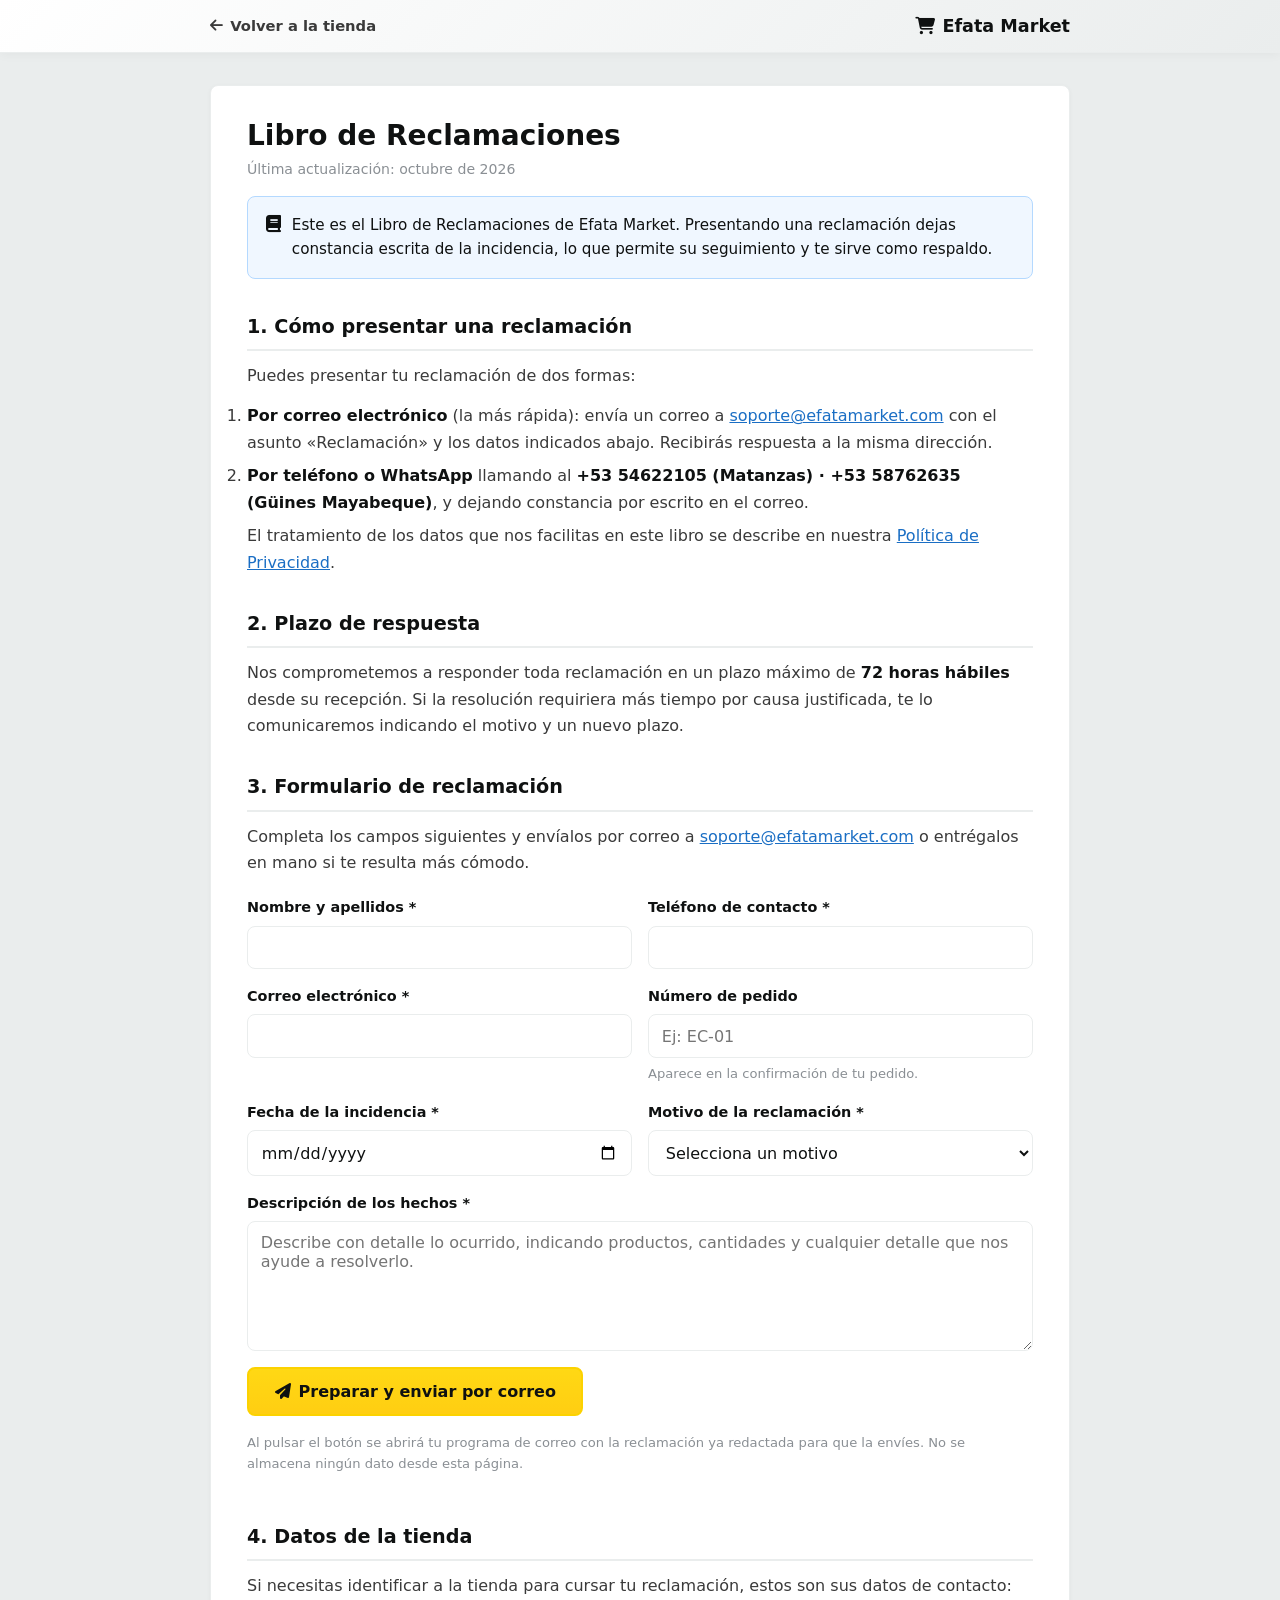
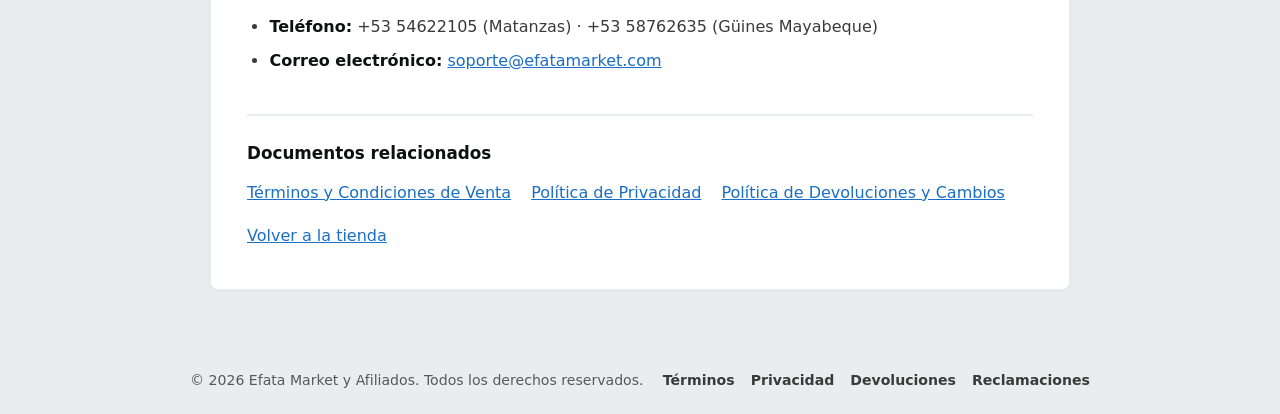
<file: reclamaciones.html>
<!DOCTYPE html>
<html lang="es">

<head>
    <meta charset="UTF-8">
    <meta name="viewport" content="width=device-width, initial-scale=1.0">
    <title>Libro de Reclamaciones - Efata Market</title>

    <meta name="description"
        content="Libro de Reclamaciones de Efata Market. Deja constancia escrita de cualquier incidencia con tu pedido y sigue su estado de resolución.">
    <meta name="author" content="Efata Market y Afiliados">
    <meta name="robots" content="index, follow">
    <meta property="og:title" content="Libro de Reclamaciones - Efata Market">
    <meta property="og:description" content="Deja constancia escrita de cualquier incidencia con tu pedido.">
    <meta property="og:type" content="website">
    <meta property="og:locale" content="es_ES">

    <link rel="icon" type="image/png" href="Images/favicon.png">
    <link rel="shortcut icon" type="image/x-icon" href="Images/favicon.ico">

    <link rel="stylesheet" href="Css/1-foundation.css">
    <link rel="stylesheet" href="Css/10-legal.css">
    <link rel="stylesheet" href="https://cdnjs.cloudflare.com/ajax/libs/font-awesome/6.7.2/css/all.min.css">
</head>

<body>
    <header class="legal-header">
        <div class="legal-header-inner">
            <a href="index.html" class="legal-back">
                <i class="fas fa-arrow-left" aria-hidden="true"></i>
                Volver a la tienda
            </a>
            <a href="index.html" class="legal-brand">
                <i class="fas fa-shopping-cart" aria-hidden="true"></i>
                Efata Market
            </a>
        </div>
    </header>

    <main class="legal-main">
        <article class="legal-doc">
            <h1>Libro de Reclamaciones</h1>
            <p class="legal-updated">Última actualización: <time datetime="2026-10-16">octubre de 2026</time></p>

            <div class="legal-callout">
                <i class="fas fa-book" aria-hidden="true"></i>
                <p>Este es el Libro de Reclamaciones de Efata Market. Presentando una reclamación dejas
                    constancia escrita de la incidencia, lo que permite su seguimiento y te sirve como
                    respaldo.</p>
            </div>

            <h2>1. Cómo presentar una reclamación</h2>
            <p>Puedes presentar tu reclamación de dos formas:</p>
            <ol>
                <li><strong>Por correo electrónico</strong> (la más rápida): envía un correo a
                    <a href="mailto:soporte@efatamarket.com">soporte@efatamarket.com</a> con el
                    asunto «Reclamación» y los datos indicados abajo. Recibirás respuesta a la misma
                    dirección.</li>
                <li><strong>Por teléfono o WhatsApp</strong> llamando al <strong data-phone-ubicacion>+53 54622105 (Matanzas) · +53 58762635 (Güines Mayabeque)</strong>, y
                    dejando constancia por escrito en el correo.</li>
            </ol>
            <p>El tratamiento de los datos que nos facilitas en este libro se describe en nuestra
                <a href="privacidad.html">Política de Privacidad</a>.</p>

            <h2>2. Plazo de respuesta</h2>
            <p>Nos comprometemos a responder toda reclamación en un plazo máximo de <strong>72 horas hábiles</strong>
                desde su recepción. Si la resolución requiriera más tiempo por causa justificada, te lo
                comunicaremos indicando el motivo y un nuevo plazo.</p>

            <h2>3. Formulario de reclamación</h2>
            <p>Completa los campos siguientes y envíalos por correo a
                <a href="mailto:soporte@efatamarket.com">soporte@efatamarket.com</a> o entrégalos
                en mano si te resulta más cómodo.</p>

            <form class="legal-form" onsubmit="return false;">
                <div class="legal-form-row">
                    <div class="legal-field">
                        <label for="rec-nombre">Nombre y apellidos *</label>
                        <input type="text" id="rec-nombre" name="nombre" autocomplete="name" required>
                    </div>
                    <div class="legal-field">
                        <label for="rec-telefono">Teléfono de contacto *</label>
                        <input type="tel" id="rec-telefono" name="telefono" autocomplete="tel" required>
                    </div>
                </div>

                <div class="legal-form-row">
                    <div class="legal-field">
                        <label for="rec-email">Correo electrónico *</label>
                        <input type="email" id="rec-email" name="email" autocomplete="email" required>
                    </div>
                    <div class="legal-field">
                        <label for="rec-pedido">Número de pedido</label>
                        <input type="text" id="rec-pedido" name="pedido" placeholder="Ej: EC-01"
                            pattern="[A-Za-z0-9\-]+">
                        <span class="legal-field-hint">Aparece en la confirmación de tu pedido.</span>
                    </div>
                </div>

                <div class="legal-form-row">
                    <div class="legal-field">
                        <label for="rec-fecha">Fecha de la incidencia *</label>
                        <input type="date" id="rec-fecha" name="fecha" required>
                    </div>
                    <div class="legal-field">
                        <label for="rec-motivo">Motivo de la reclamación *</label>
                        <select id="rec-motivo" name="motivo" required>
                            <option value="">Selecciona un motivo</option>
                            <option>Producto no entregado</option>
                            <option>Producto recibido distinto del pedido</option>
                            <option>Producto dañado o en mal estado</option>
                            <option>Cantidad incorrecta</option>
                            <option>Producto caducado en la entrega</option>
                            <option>Problema con el pago</option>
                            <option>Otro motivo</option>
                        </select>
                    </div>
                </div>

                <div class="legal-field">
                    <label for="rec-descripcion">Descripción de los hechos *</label>
                    <textarea id="rec-descripcion" name="descripcion" required
                        placeholder="Describe con detalle lo ocurrido, indicando productos, cantidades y cualquier detalle que nos ayude a resolverlo."></textarea>
                </div>

                <button type="submit" class="legal-form-submit" id="rec-enviar">
                    <i class="fas fa-paper-plane" aria-hidden="true"></i>
                    Preparar y enviar por correo
                </button>
                <p class="legal-field-hint">
                    Al pulsar el botón se abrirá tu programa de correo con la reclamación ya redactada para que
                    la envíes. No se almacena ningún dato desde esta página.
                </p>
            </form>

            <h2>4. Datos de la tienda</h2>
            <p>Si necesitas identificar a la tienda para cursar tu reclamación, estos son sus datos de
                contacto:</p>
            <ul>
                <li><strong>Teléfono:</strong> <span data-phone-ubicacion>+53 54622105 (Matanzas) · +53 58762635 (Güines Mayabeque)</span></li>
                <li><strong>Correo electrónico:</strong>
                    <a href="mailto:soporte@efatamarket.com">soporte@efatamarket.com</a></li>
            </ul>

            <div class="legal-footer-nav">
                <h2>Documentos relacionados</h2>
                <ul>
                    <li><a href="terminos.html">Términos y Condiciones de Venta</a></li>
                    <li><a href="privacidad.html">Política de Privacidad</a></li>
                    <li><a href="devoluciones.html">Política de Devoluciones y Cambios</a></li>
                    <li><a href="index.html">Volver a la tienda</a></li>
                </ul>
            </div>
        </article>
    </main>

    <script>
        // El formulario no envía nada a ningún servidor: compone el texto de la
        // reclamación y lo abre en el cliente de correo del usuario. Así el
        // Libro no almacena datos personales en ningún sitio.
        (function () {
            var form = document.querySelector('.legal-form');
            var btn = document.getElementById('rec-enviar');
            if (!form || !btn) return;

            form.addEventListener('submit', function () {
                var get = function (id) {
                    var el = document.getElementById(id);
                    return el ? el.value.trim() : '';
                };
                var pedido = get('rec-pedido');
                var asunto = 'Reclamacion Efata Market' + (pedido ? ' - Pedido ' + pedido : '');
                var cuerpo = [
                    'RECLAMACION / LIBRO DE RECLAMACIONES',
                    '',
                    'Nombre: ' + get('rec-nombre'),
                    'Telefono: ' + get('rec-telefono'),
                    'Correo: ' + get('rec-email'),
                    'Numero de pedido: ' + (pedido || '(no indicado)'),
                    'Fecha de la incidencia: ' + get('rec-fecha'),
                    'Motivo: ' + get('rec-motivo'),
                    '',
                    'Descripcion de los hechos:',
                    get('rec-descripcion'),
                    '',
                    '--',
                    'Enviado desde el Libro de Reclamaciones de Efata Market'
                ].join('\n');

                window.location.href = 'mailto:soporte@efatamarket.com'
                    + '?subject=' + encodeURIComponent(asunto)
                    + '&body=' + encodeURIComponent(cuerpo);

                btn.innerHTML = '<i class="fas fa-check" aria-hidden="true"></i> Abriendo tu correo...';
            });
        })();
    </script>

    <footer class="legal-site-footer">
        <div class="legal-footer-inner">
            <p>© 2026 Efata Market y Afiliados. Todos los derechos reservados.</p>
            <nav class="legal-footer-links" aria-label="Enlaces legales">
                <a href="terminos.html">Términos</a>
                <a href="privacidad.html">Privacidad</a>
                <a href="devoluciones.html">Devoluciones</a>
                <a href="reclamaciones.html">Reclamaciones</a>
            </nav>
        </div>
    </footer>

    <script src="Js/firebase-config.js"></script>
    <script>
        // Rellena los teléfonos de contacto según la ubicación elegida en la tienda.
        // Si aún no hay ubicación seleccionada, muestra las dos sucursales.
        (function () {
            function telefonoTexto() {
                var ubic = (typeof getSelectedUbicacion === 'function') ? getSelectedUbicacion() : null;
                var tel = (typeof obtenerTelefonoUbicacion === 'function') ? obtenerTelefonoUbicacion(ubic) : null;
                if (tel && typeof formatearTelefonoUbicacion === 'function') {
                    return formatearTelefonoUbicacion(tel) + ' (' + nombreUbicacion(ubic) + ')';
                }
                if (typeof UBICACIONES_DISPONIBLES !== 'undefined' && typeof formatearTelefonoUbicacion === 'function') {
                    return UBICACIONES_DISPONIBLES.map(function (u) {
                        return formatearTelefonoUbicacion(u.whatsapp) + ' (' + u.nombre + ')';
                    }).join(' · ');
                }
                return '';
            }
            function render() {
                var texto = telefonoTexto();
                if (!texto) return;
                document.querySelectorAll('[data-phone-ubicacion]').forEach(function (el) {
                    el.textContent = texto;
                });
            }
            if (document.readyState === 'loading') {
                document.addEventListener('DOMContentLoaded', render);
            } else {
                render();
            }
        })();
    </script>
</body>

</html>
</file>
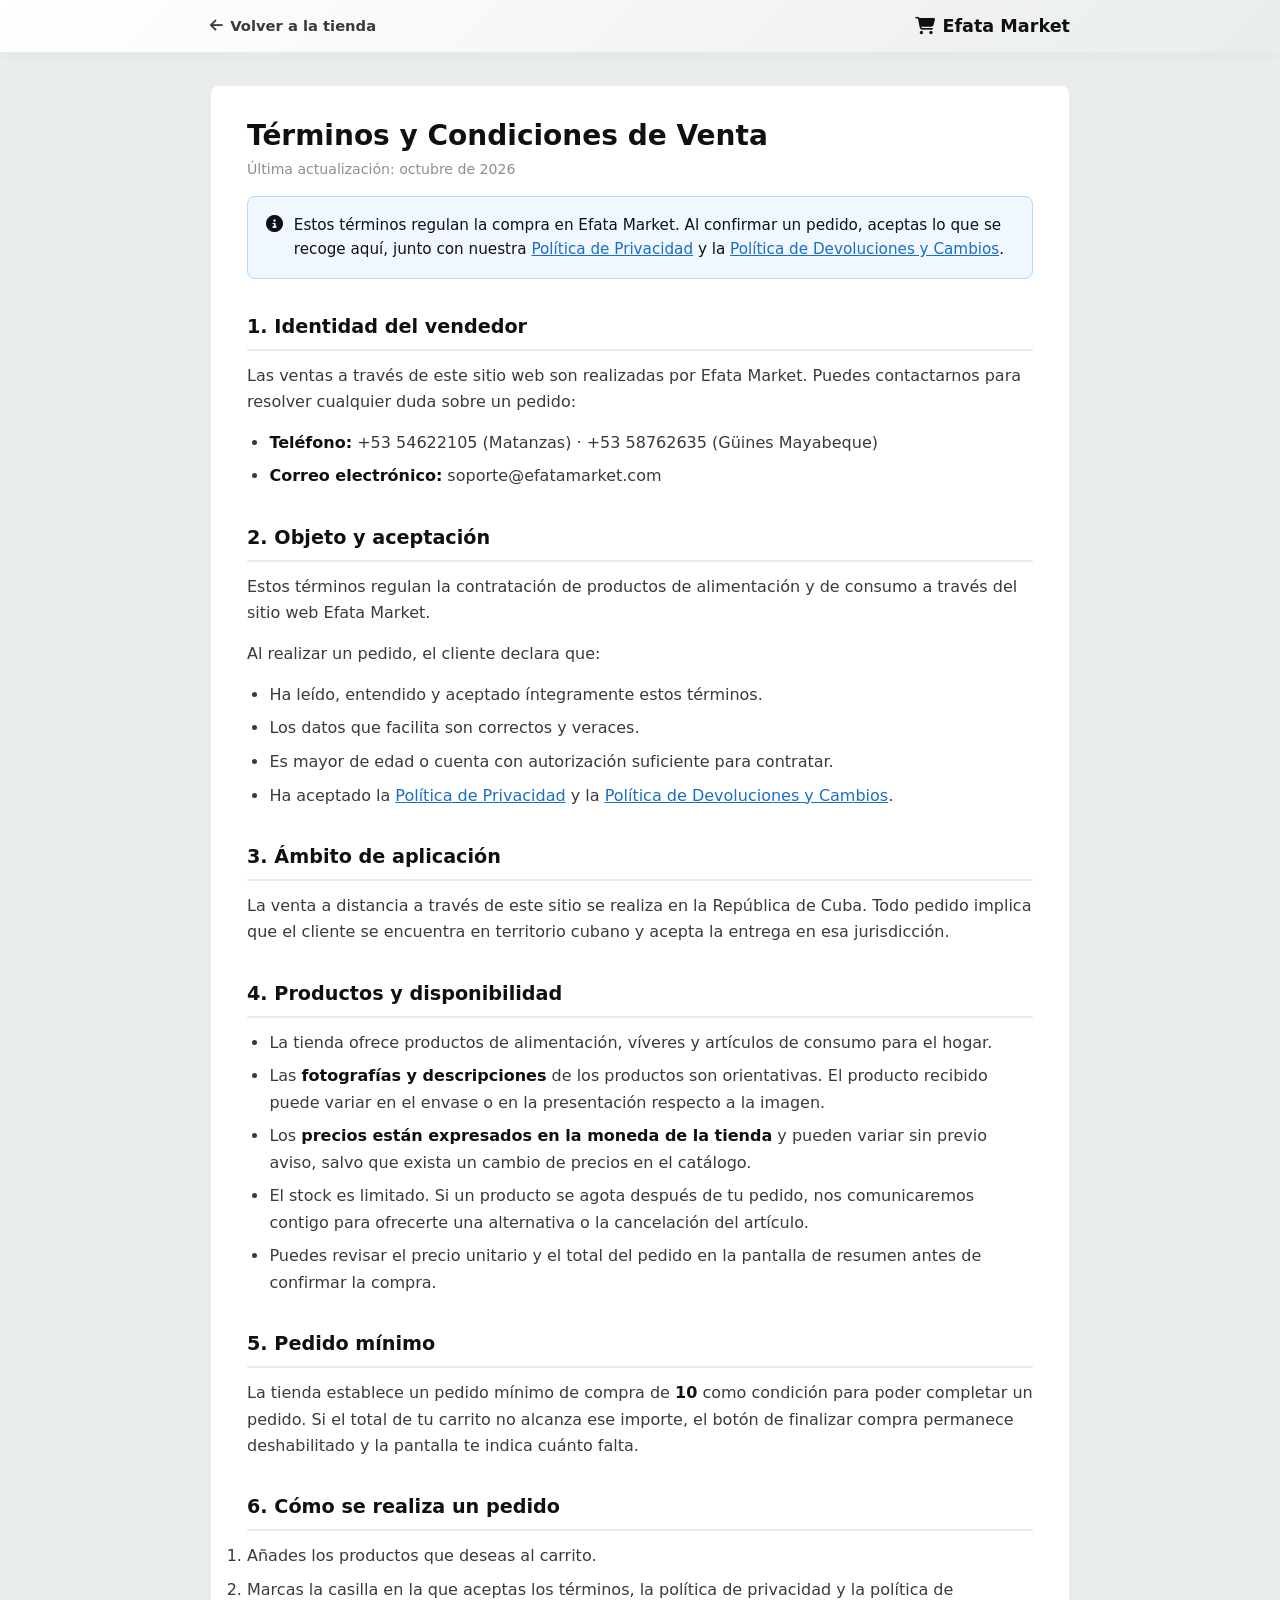
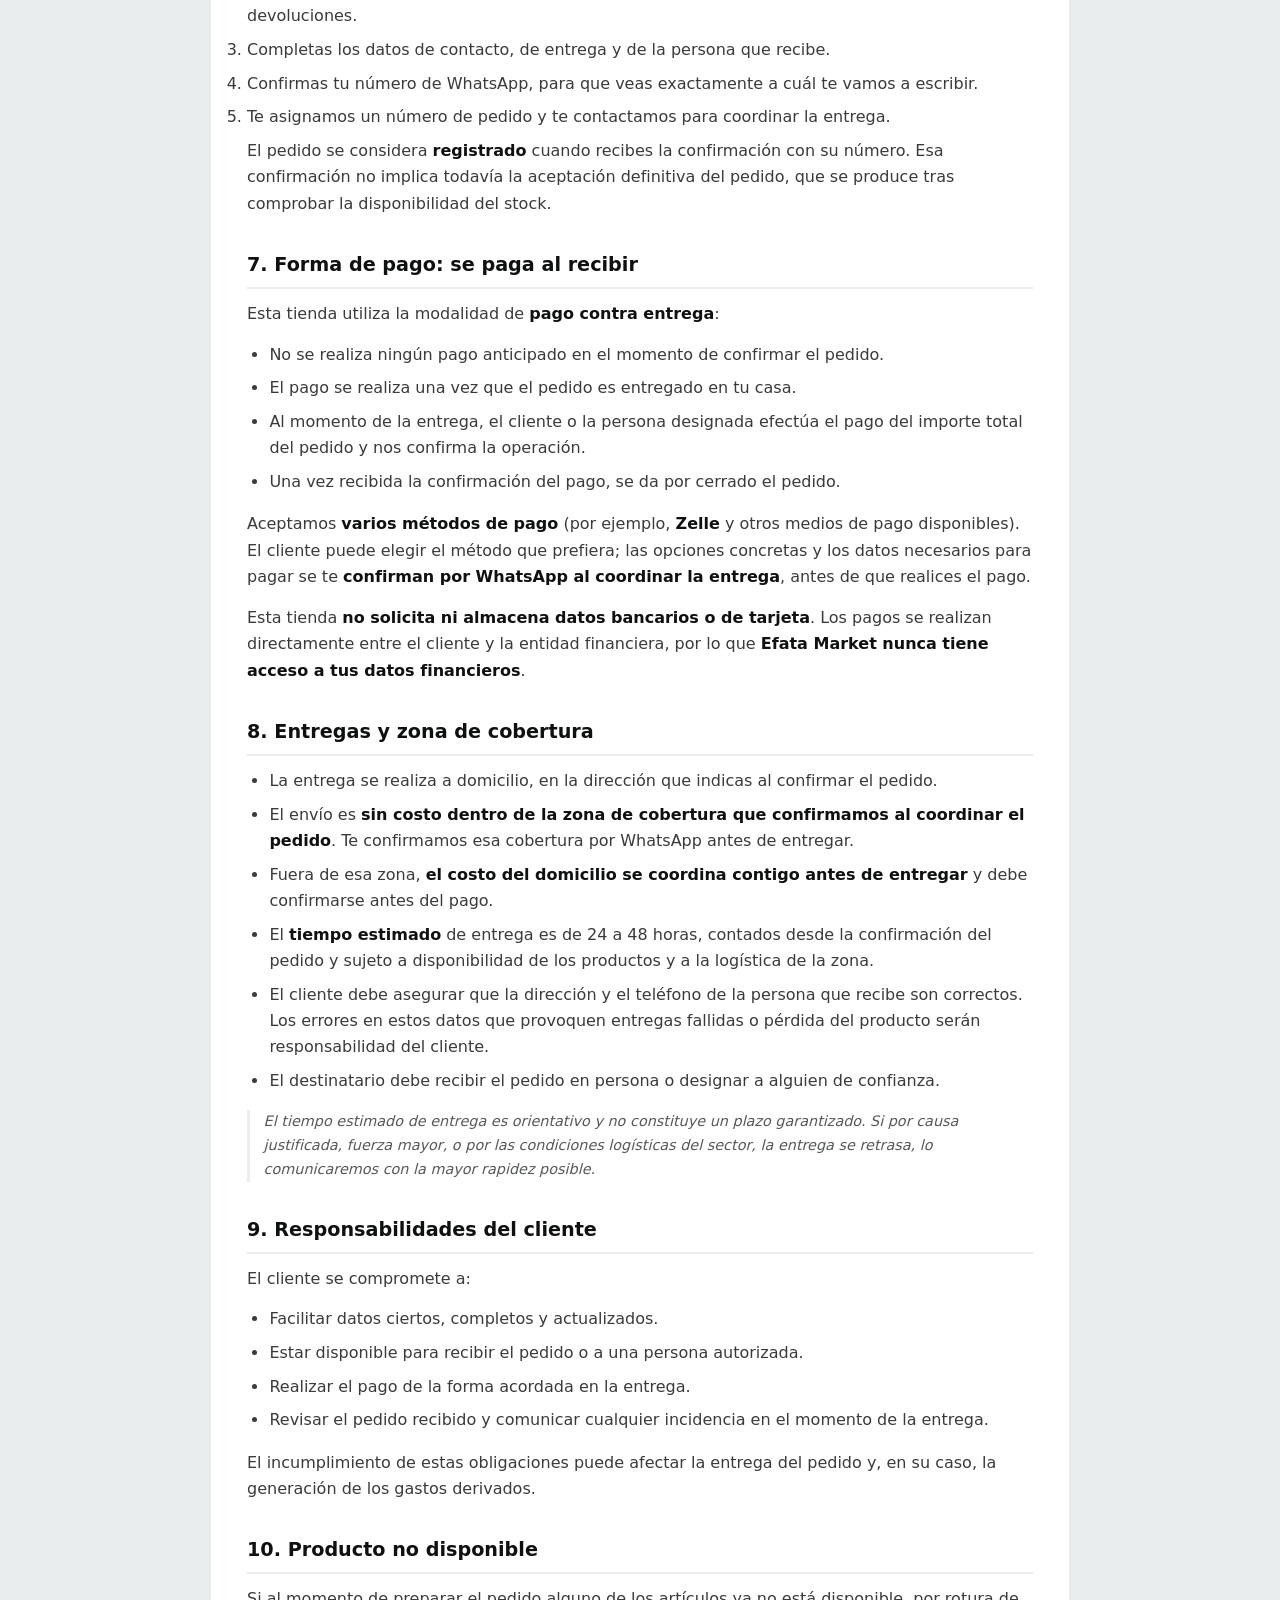
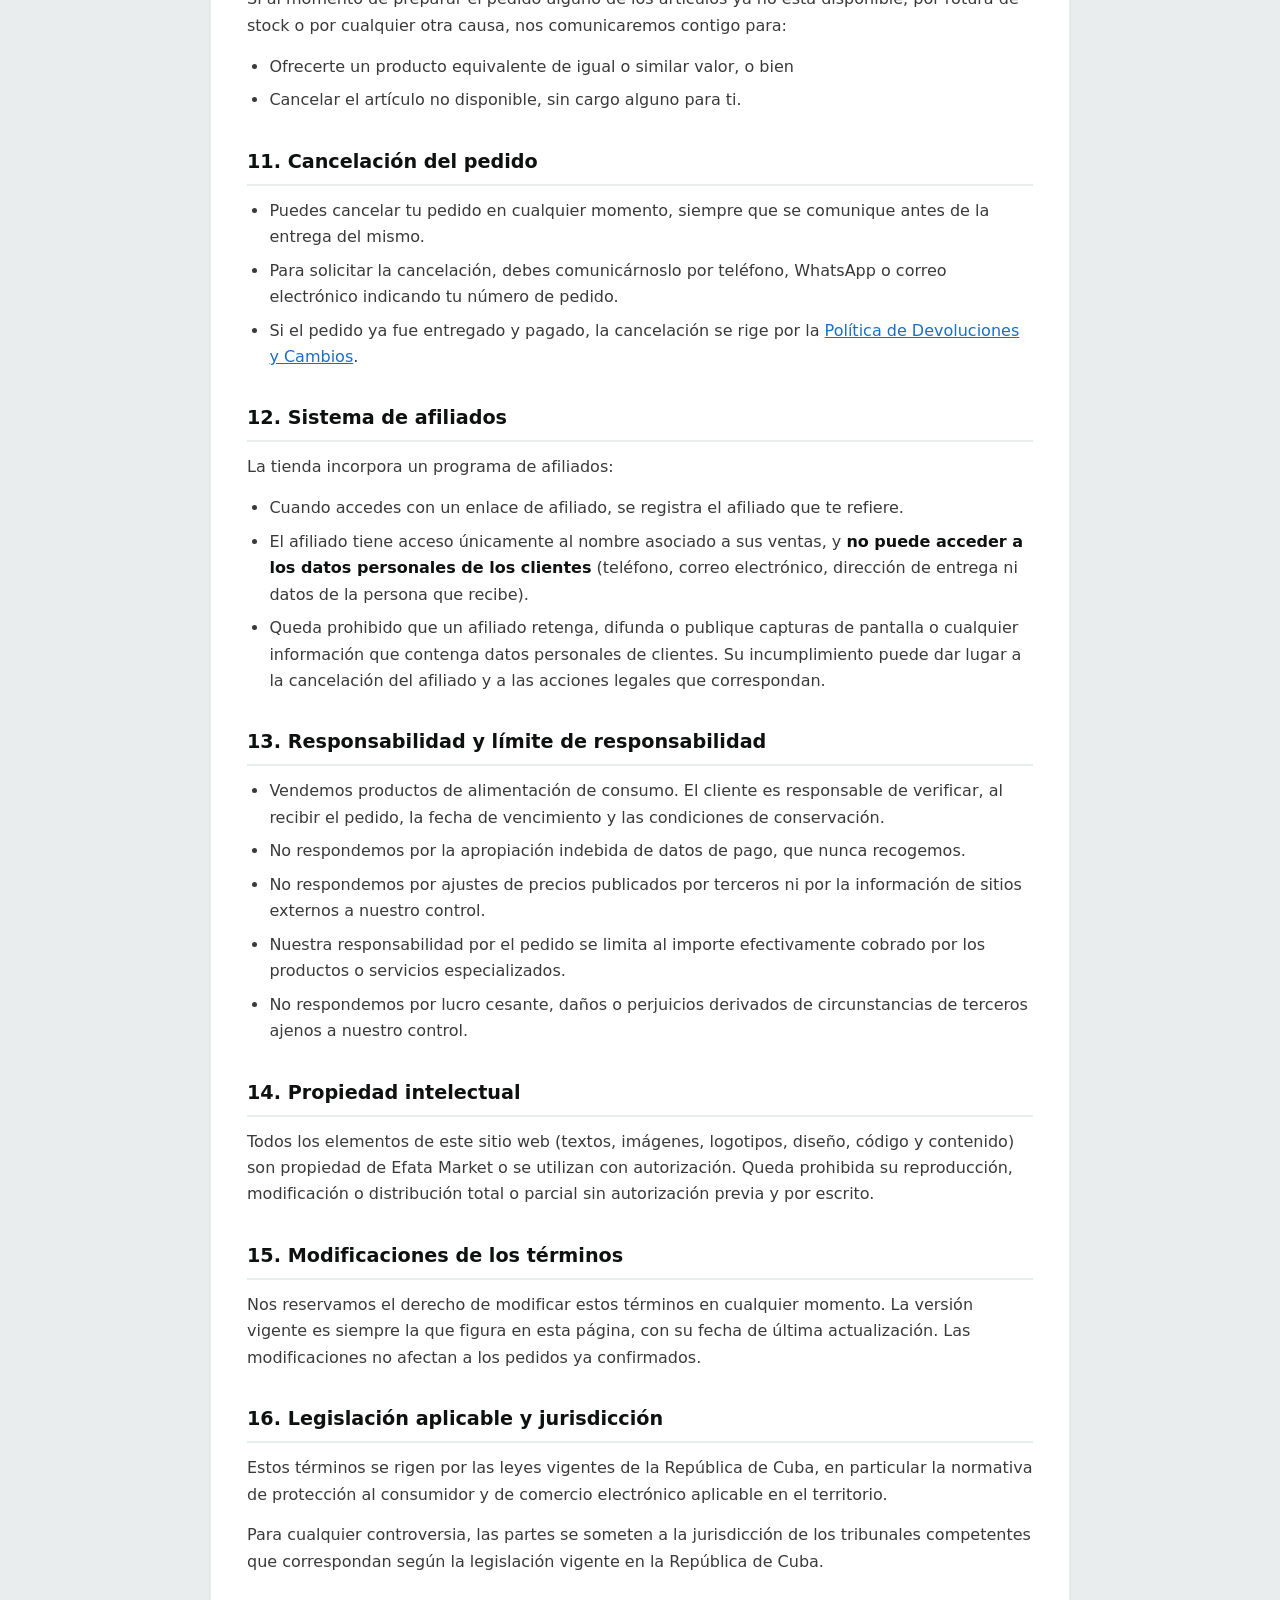
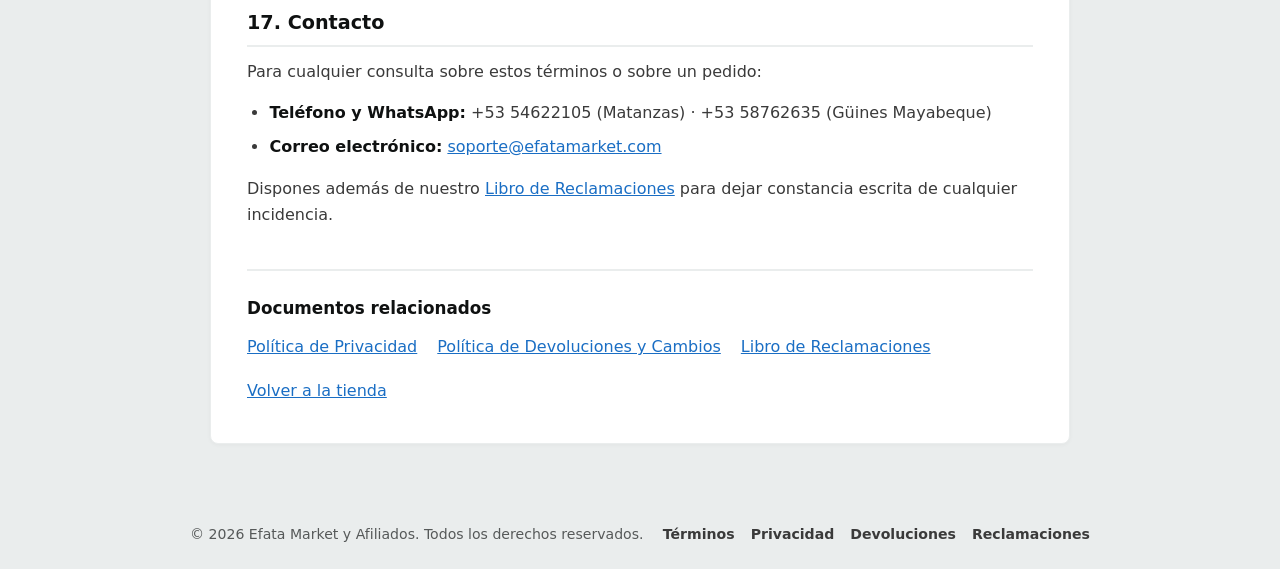
<file: terminos.html>
<!DOCTYPE html>
<html lang="es">

<head>
    <meta charset="UTF-8">
    <meta name="viewport" content="width=device-width, initial-scale=1.0">
    <title>Términos y Condiciones de Venta - Efata Market</title>

    <meta name="description"
        content="Términos y Condiciones de Venta de Efata Market: quién vende, cómo se realiza el pedido, condiciones de entrega, forma de pago, cancelaciones y contacto.">
    <meta name="author" content="Efata Market y Afiliados">
    <meta name="robots" content="index, follow">
    <meta property="og:title" content="Términos y Condiciones de Venta - Efata Market">
    <meta property="og:description" content="Condiciones de compra, entrega, pago y contacto en Efata Market.">
    <meta property="og:type" content="website">
    <meta property="og:locale" content="es_ES">

    <link rel="icon" type="image/png" href="Images/favicon.png">
    <link rel="shortcut icon" type="image/x-icon" href="Images/favicon.ico">

    <link rel="stylesheet" href="Css/1-foundation.css">
    <link rel="stylesheet" href="Css/10-legal.css">
    <link rel="stylesheet" href="https://cdnjs.cloudflare.com/ajax/libs/font-awesome/6.7.2/css/all.min.css">
</head>

<body>
    <header class="legal-header">
        <div class="legal-header-inner">
            <a href="index.html" class="legal-back">
                <i class="fas fa-arrow-left" aria-hidden="true"></i>
                Volver a la tienda
            </a>
            <a href="index.html" class="legal-brand">
                <i class="fas fa-shopping-cart" aria-hidden="true"></i>
                Efata Market
            </a>
        </div>
    </header>

    <main class="legal-main">
        <article class="legal-doc">
            <h1>Términos y Condiciones de Venta</h1>
            <p class="legal-updated">Última actualización: <time datetime="2026-10-16">octubre de 2026</time></p>

            <div class="legal-callout">
                <i class="fas fa-info-circle" aria-hidden="true"></i>
                <p>Estos términos regulan la compra en Efata Market. Al confirmar un pedido, aceptas lo que
                    se recoge aquí, junto con nuestra
                    <a href="privacidad.html">Política de Privacidad</a> y la
                    <a href="devoluciones.html">Política de Devoluciones y Cambios</a>.</p>
            </div>

            <h2>1. Identidad del vendedor</h2>
            <p>Las ventas a través de este sitio web son realizadas por Efata Market. Puedes contactarnos
                para resolver cualquier duda sobre un pedido:</p>
            <ul>
                <li><strong>Teléfono:</strong> <span data-phone-ubicacion>+53 54622105 (Matanzas) · +53 58762635 (Güines Mayabeque)</span></li>
                <li><strong>Correo electrónico:</strong> soporte@efatamarket.com</li>
            </ul>

            <h2>2. Objeto y aceptación</h2>
            <p>Estos términos regulan la contratación de productos de alimentación y de consumo a través del
                sitio web Efata Market.</p>
            <p>Al realizar un pedido, el cliente declara que:</p>
            <ul>
                <li>Ha leído, entendido y aceptado íntegramente estos términos.</li>
                <li>Los datos que facilita son correctos y veraces.</li>
                <li>Es mayor de edad o cuenta con autorización suficiente para contratar.</li>
                <li>Ha aceptado la <a href="privacidad.html">Política de Privacidad</a> y la
                    <a href="devoluciones.html">Política de Devoluciones y Cambios</a>.</li>
            </ul>

            <h2>3. Ámbito de aplicación</h2>
            <p>La venta a distancia a través de este sitio se realiza en la República de Cuba. Todo pedido
                implica que el cliente se encuentra en territorio cubano y acepta la entrega en esa
                jurisdicción.</p>

            <h2>4. Productos y disponibilidad</h2>
            <ul>
                <li>La tienda ofrece productos de alimentación, víveres y artículos de consumo para el hogar.</li>
                <li>Las <strong>fotografías y descripciones</strong> de los productos son orientativas. El
                    producto recibido puede variar en el envase o en la presentación respecto a la imagen.</li>
                <li>Los <strong>precios están expresados en la moneda de la tienda</strong> y pueden variar
                    sin previo aviso, salvo que exista un cambio de precios en el catálogo.</li>
                <li>El stock es limitado. Si un producto se agota después de tu pedido, nos comunicaremos
                    contigo para ofrecerte una alternativa o la cancelación del artículo.</li>
                <li>Puedes revisar el precio unitario y el total del pedido en la pantalla de resumen antes de
                    confirmar la compra.</li>
            </ul>

            <h2>5. Pedido mínimo</h2>
            <p>La tienda establece un pedido mínimo de compra de <strong>10</strong> como condición para poder
                completar un pedido. Si el total de tu carrito no alcanza ese importe, el botón de finalizar
                compra permanece deshabilitado y la pantalla te indica cuánto falta.</p>

            <h2>6. Cómo se realiza un pedido</h2>
            <ol>
                <li>Añades los productos que deseas al carrito.</li>
                <li>Marcas la casilla en la que aceptas los términos, la política de privacidad y la
                    política de devoluciones.</li>
                <li>Completas los datos de contacto, de entrega y de la persona que recibe.</li>
                <li>Confirmas tu número de WhatsApp, para que veas exactamente a cuál te vamos a escribir.</li>
                <li>Te asignamos un número de pedido y te contactamos para coordinar la entrega.</li>
            </ol>
            <p>El pedido se considera <strong>registrado</strong> cuando recibes la confirmación con su número. Esa
                confirmación no implica todavía la aceptación definitiva del pedido, que se produce tras
                comprobar la disponibilidad del stock.</p>

            <h2>7. Forma de pago: se paga al recibir</h2>
            <p>Esta tienda utiliza la modalidad de <strong>pago contra entrega</strong>:</p>
            <ul>
                <li>No se realiza ningún pago anticipado en el momento de confirmar el pedido.</li>
                <li>El pago se realiza una vez que el pedido es entregado en tu casa.</li>
                <li>Al momento de la entrega, el cliente o la persona designada efectúa el pago del
                    importe total del pedido y nos confirma la operación.</li>
                <li>Una vez recibida la confirmación del pago, se da por cerrado el pedido.</li>
            </ul>
            <p>Aceptamos <strong>varios métodos de pago</strong> (por ejemplo, <strong>Zelle</strong> y otros
                medios de pago disponibles). El cliente puede elegir el método que prefiera; las opciones
                concretas y los datos necesarios para pagar se te <strong>confirman por WhatsApp al coordinar
                la entrega</strong>, antes de que realices el pago.</p>
            <p>Esta tienda <strong>no solicita ni almacena datos bancarios o de tarjeta</strong>. Los pagos se
                realizan directamente entre el cliente y la entidad financiera, por lo que
                <strong>Efata Market nunca tiene acceso a tus datos financieros</strong>.</p>

            <h2>8. Entregas y zona de cobertura</h2>
            <ul>
                <li>La entrega se realiza a domicilio, en la dirección que indicas al confirmar el pedido.</li>
                <li>El envío es <strong>sin costo dentro de la zona de cobertura que confirmamos al
                    coordinar el pedido</strong>. Te confirmamos esa cobertura por WhatsApp antes de
                    entregar.</li>
                <li>Fuera de esa zona, <strong>el costo del domicilio se coordina contigo antes de
                    entregar</strong> y debe confirmarse antes del pago.</li>
                <li>El <strong>tiempo estimado</strong> de entrega es de 24 a 48 horas, contados desde la
                    confirmación del pedido y sujeto a disponibilidad de los productos y a la logística de la
                    zona.</li>
                <li>El cliente debe asegurar que la dirección y el teléfono de la persona que recibe son
                    correctos. Los errores en estos datos que provoquen entregas fallidas o pérdida del
                    producto serán responsabilidad del cliente.</li>
                <li>El destinatario debe recibir el pedido en persona o designar a alguien de confianza.</li>
            </ul>
            <p class="legal-note">El tiempo estimado de entrega es orientativo y no constituye un plazo
                garantizado. Si por causa justificada, fuerza mayor, o por las condiciones logísticas del
                sector, la entrega se retrasa, lo comunicaremos con la mayor rapidez posible.</p>

            <h2>9. Responsabilidades del cliente</h2>
            <p>El cliente se compromete a:</p>
            <ul>
                <li>Facilitar datos ciertos, completos y actualizados.</li>
                <li>Estar disponible para recibir el pedido o a una persona autorizada.</li>
                <li>Realizar el pago de la forma acordada en la entrega.</li>
                <li>Revisar el pedido recibido y comunicar cualquier incidencia en el momento de la entrega.</li>
            </ul>
            <p>El incumplimiento de estas obligaciones puede afectar la entrega del pedido y, en su caso, la
                generación de los gastos derivados.</p>

            <h2>10. Producto no disponible</h2>
            <p>Si al momento de preparar el pedido alguno de los artículos ya no está disponible, por
                rotura de stock o por cualquier otra causa, nos comunicaremos contigo para:</p>
            <ul>
                <li>Ofrecerte un producto equivalente de igual o similar valor, o bien</li>
                <li>Cancelar el artículo no disponible, sin cargo alguno para ti.</li>
            </ul>

            <h2>11. Cancelación del pedido</h2>
            <ul>
                <li>Puedes cancelar tu pedido en cualquier momento, siempre que se comunique antes de la
                    entrega del mismo.</li>
                <li>Para solicitar la cancelación, debes comunicárnoslo por teléfono, WhatsApp o correo
                    electrónico indicando tu número de pedido.</li>
                <li>Si el pedido ya fue entregado y pagado, la cancelación se rige por la
                    <a href="devoluciones.html">Política de Devoluciones y Cambios</a>.</li>
            </ul>

            <h2>12. Sistema de afiliados</h2>
            <p>La tienda incorpora un programa de afiliados:</p>
            <ul>
                <li>Cuando accedes con un enlace de afiliado, se registra el afiliado que te refiere.</li>
                <li>El afiliado tiene acceso únicamente al nombre asociado a sus ventas, y
                    <strong>no puede acceder a los datos personales de los clientes</strong> (teléfono, correo
                    electrónico, dirección de entrega ni datos de la persona que recibe).</li>
                <li>Queda prohibido que un afiliado retenga, difunda o publique capturas de pantalla o
                    cualquier información que contenga datos personales de clientes. Su incumplimiento puede
                    dar lugar a la cancelación del afiliado y a las acciones legales que correspondan.</li>
            </ul>

            <h2>13. Responsabilidad y límite de responsabilidad</h2>
            <ul>
                <li>Vendemos productos de alimentación de consumo. El cliente es responsable de verificar,
                    al recibir el pedido, la fecha de vencimiento y las condiciones de conservación.</li>
                <li>No respondemos por la apropiación indebida de datos de pago, que nunca recogemos.</li>
                <li>No respondemos por ajustes de precios publicados por terceros ni por la información de
                    sitios externos a nuestro control.</li>
                <li>Nuestra responsabilidad por el pedido se limita al importe efectivamente cobrado por los
                    productos o servicios especializados.</li>
                <li>No respondemos por lucro cesante, daños o perjuicios derivados de circunstancias de
                    terceros ajenos a nuestro control.</li>
            </ul>

            <h2>14. Propiedad intelectual</h2>
            <p>Todos los elementos de este sitio web (textos, imágenes, logotipos, diseño, código y
                contenido) son propiedad de Efata Market o se utilizan con autorización. Queda prohibida
                su reproducción, modificación o distribución total o parcial sin autorización previa y por
                escrito.</p>

            <h2>15. Modificaciones de los términos</h2>
            <p>Nos reservamos el derecho de modificar estos términos en cualquier momento. La versión vigente
                es siempre la que figura en esta página, con su fecha de última actualización. Las
                modificaciones no afectan a los pedidos ya confirmados.</p>

            <h2>16. Legislación aplicable y jurisdicción</h2>
            <p>Estos términos se rigen por las leyes vigentes de la República de Cuba, en particular la
                normativa de protección al consumidor y de comercio electrónico aplicable en el territorio.</p>
            <p>Para cualquier controversia, las partes se someten a la jurisdicción de los tribunales
                competentes que correspondan según la legislación vigente en la República de Cuba.</p>

            <h2>17. Contacto</h2>
            <p>Para cualquier consulta sobre estos términos o sobre un pedido:</p>
            <ul>
                <li><strong>Teléfono y WhatsApp:</strong> <span data-phone-ubicacion>+53 54622105 (Matanzas) · +53 58762635 (Güines Mayabeque)</span></li>
                <li><strong>Correo electrónico:</strong>
                    <a href="mailto:soporte@efatamarket.com">soporte@efatamarket.com</a></li>
            </ul>
            <p>Dispones además de nuestro
                <a href="reclamaciones.html">Libro de Reclamaciones</a> para dejar constancia escrita de
                cualquier incidencia.</p>

            <div class="legal-footer-nav">
                <h2>Documentos relacionados</h2>
                <ul>
                    <li><a href="privacidad.html">Política de Privacidad</a></li>
                    <li><a href="devoluciones.html">Política de Devoluciones y Cambios</a></li>
                    <li><a href="reclamaciones.html">Libro de Reclamaciones</a></li>
                    <li><a href="index.html">Volver a la tienda</a></li>
                </ul>
            </div>
        </article>
    </main>

    <footer class="legal-site-footer">
        <div class="legal-footer-inner">
            <p>© 2026 Efata Market y Afiliados. Todos los derechos reservados.</p>
            <nav class="legal-footer-links" aria-label="Enlaces legales">
                <a href="terminos.html">Términos</a>
                <a href="privacidad.html">Privacidad</a>
                <a href="devoluciones.html">Devoluciones</a>
                <a href="reclamaciones.html">Reclamaciones</a>
            </nav>
        </div>
    </footer>

    <script src="Js/firebase-config.js"></script>
    <script>
        // Rellena los teléfonos de contacto según la ubicación elegida en la tienda.
        // Si aún no hay ubicación seleccionada, muestra las dos sucursales.
        (function () {
            function telefonoTexto() {
                var ubic = (typeof getSelectedUbicacion === 'function') ? getSelectedUbicacion() : null;
                var tel = (typeof obtenerTelefonoUbicacion === 'function') ? obtenerTelefonoUbicacion(ubic) : null;
                if (tel && typeof formatearTelefonoUbicacion === 'function') {
                    return formatearTelefonoUbicacion(tel) + ' (' + nombreUbicacion(ubic) + ')';
                }
                if (typeof UBICACIONES_DISPONIBLES !== 'undefined' && typeof formatearTelefonoUbicacion === 'function') {
                    return UBICACIONES_DISPONIBLES.map(function (u) {
                        return formatearTelefonoUbicacion(u.whatsapp) + ' (' + u.nombre + ')';
                    }).join(' · ');
                }
                return '';
            }
            function render() {
                var texto = telefonoTexto();
                if (!texto) return;
                document.querySelectorAll('[data-phone-ubicacion]').forEach(function (el) {
                    el.textContent = texto;
                });
            }
            if (document.readyState === 'loading') {
                document.addEventListener('DOMContentLoaded', render);
            } else {
                render();
            }
        })();
    </script>
</body>

</html>
</file>
<file: Css/10-legal.css>
/* =========================================================================
   10-legal.css
   Estilos de las páginas legales de Efata Market (términos, privacidad,
   devoluciones, reclamaciones) y del bloque de enlaces legales del pie
   de la tienda (index.html).
   Usa las variables de 1-foundation.css para mantener la coherencia visual.
   ========================================================================= */

/* ---------- Encabezado de las páginas legales ---------- */

.legal-header {
    background: linear-gradient(135deg, var(--blanco) 0%, var(--gris-claro) 100%);
    border-bottom: 1px solid var(--gris-claro);
    position: sticky;
    top: 0;
    z-index: 100;
    box-shadow: 0 2px 10px rgba(0, 0, 0, 0.04);
}

.legal-header-inner {
    max-width: 900px;
    margin: 0 auto;
    padding: 0.85rem 1.25rem;
    display: flex;
    align-items: center;
    justify-content: space-between;
    gap: 1rem;
    flex-wrap: wrap;
}

.legal-back,
.legal-brand {
    display: inline-flex;
    align-items: center;
    gap: 0.45rem;
    text-decoration: none;
    font-weight: 600;
    color: var(--negro);
    transition: var(--transicion);
}

.legal-back {
    font-size: 0.92rem;
    color: var(--negro-claro);
}

.legal-back:hover,
.legal-brand:hover {
    color: var(--color-principal);
}

.legal-brand {
    font-size: 1.1rem;
}

/* ---------- Documento ---------- */

.legal-main {
    max-width: 900px;
    margin: 0 auto;
    padding: 2rem 1.25rem 3.5rem;
}

.legal-doc {
    background: var(--blanco);
    border: 1px solid var(--gris-claro);
    border-radius: var(--borde-radius);
    padding: 2rem 2.25rem;
    box-shadow: var(--sombra-suave);
    line-height: 1.65;
    color: var(--negro-claro);
    font-size: 1rem;
}

.legal-doc h1 {
    font-size: 1.75rem;
    color: var(--negro);
    margin: 0 0 0.35rem;
    line-height: 1.25;
}

.legal-doc h2 {
    font-size: 1.2rem;
    color: var(--negro);
    margin: 2rem 0 0.75rem;
    padding-bottom: 0.4rem;
    border-bottom: 2px solid var(--gris-claro);
}

.legal-doc h3 {
    font-size: 1.05rem;
    color: var(--negro);
    margin: 1.35rem 0 0.5rem;
}

.legal-doc p {
    margin: 0 0 0.9rem;
}

.legal-doc ul {
    margin: 0 0 1rem;
    padding-left: 1.4rem;
}

.legal-doc li {
    margin-bottom: 0.45rem;
}

.legal-doc strong {
    color: var(--negro);
}

.legal-doc a {
    color: #1a6ec4;
    text-decoration: underline;
    word-break: break-word;
}

.legal-doc a:hover {
    color: #0d4d8f;
}

.legal-doc code {
    font-family: ui-monospace, SFMono-Regular, Menlo, Consolas, monospace;
    font-size: 0.85em;
    background: var(--gris-claro);
    padding: 0.1rem 0.35rem;
    border-radius: 4px;
    color: var(--negro);
}

.legal-updated {
    font-size: 0.88rem;
    color: var(--gris-medio);
    margin: 0 0 1.5rem;
}

/* ---------- Avisos dentro del documento ---------- */

.legal-callout,
.legal-warning {
    display: flex;
    align-items: flex-start;
    gap: 0.7rem;
    padding: 1rem 1.1rem;
    border-radius: var(--borde-radius);
    margin: 0 0 1.5rem;
    font-size: 0.95rem;
    line-height: 1.6;
}

.legal-callout {
    background: #f0f7ff;
    border: 1px solid #b4d9ff;
    color: var(--negro);
}

.legal-warning {
    background: #fff8e6;
    border: 1px solid #f0d68a;
    color: var(--negro);
}

.legal-callout i,
.legal-warning i {
    margin-top: 0.2rem;
    flex-shrink: 0;
    font-size: 1.05rem;
}

.legal-callout p,
.legal-warning p {
    margin: 0;
}

.legal-note {
    font-size: 0.9rem;
    color: var(--gris-oscuro);
    font-style: italic;
    padding-left: 0.85rem;
    border-left: 3px solid var(--gris-claro);
}

/* ---------- Tablas ---------- */

.legal-table-wrap {
    /* En móvil la tabla se desplaza en vez de desbordar la pantalla */
    overflow-x: auto;
    margin: 0 0 1.25rem;
    border: 1px solid var(--gris-claro);
    border-radius: var(--borde-radius);
    -webkit-overflow-scrolling: touch;
}

.legal-table {
    width: 100%;
    border-collapse: collapse;
    font-size: 0.92rem;
    /* Sin min-width forzado: por debajo de 600px la tabla se apila en
       tarjetas (ver el bloque responsive), que es mejor que obligar a
       arrastrar horizontalmente. */
}

.legal-table th,
.legal-table td {
    padding: 0.65rem 0.8rem;
    text-align: left;
    vertical-align: top;
    border-bottom: 1px solid var(--gris-claro);
}

.legal-table thead th {
    background: var(--gris-claro);
    color: var(--negro);
    font-weight: 700;
    white-space: nowrap;
}

.legal-table tbody tr:last-child td {
    border-bottom: none;
}

.legal-table tbody tr:nth-child(even) {
    background: #fbfbfc;
}

/* ---------- Formulario de reclamaciones ---------- */

.legal-form {
    display: grid;
    gap: 1rem;
    margin: 1.25rem 0 0;
}

.legal-form-row {
    display: grid;
    gap: 1rem;
    grid-template-columns: repeat(2, minmax(0, 1fr));
}

.legal-field {
    display: flex;
    flex-direction: column;
    gap: 0.35rem;
}

.legal-field label {
    font-size: 0.9rem;
    font-weight: 600;
    color: var(--negro);
}

.legal-field input,
.legal-field select,
.legal-field textarea {
    /* 1rem = 16px: por debajo, iOS Safari hace zoom automatico al enfocar */
    font-size: 1rem;
    font-family: inherit;
    padding: 0.7rem 0.8rem;
    border: 1px solid var(--gris-claro);
    border-radius: 8px;
    background: var(--blanco);
    color: var(--negro);
    width: 100%;
    transition: var(--transicion);
}

.legal-field input:focus,
.legal-field select:focus,
.legal-field textarea:focus {
    outline: none;
    border-color: var(--color-accent-primary);
    box-shadow: 0 0 0 3px rgba(180, 217, 255, 0.35);
}

.legal-field textarea {
    min-height: 130px;
    resize: vertical;
}

.legal-field-hint {
    font-size: 0.82rem;
    color: var(--gris-medio);
}

.legal-form-submit {
    justify-self: start;
    background: linear-gradient(180deg, var(--boton-carrito) 0%, var(--botonA) 100%);
    color: var(--negro);
    border: 2px solid var(--boton-carrito-borde);
    border-radius: var(--borde-radius);
    padding: 0.8rem 1.6rem;
    font-size: 1rem;
    font-weight: 700;
    font-family: inherit;
    cursor: pointer;
    transition: var(--transicion);
    display: inline-flex;
    align-items: center;
    gap: 0.5rem;
    min-height: 44px;
}

.legal-form-submit:hover {
    transform: translateY(-2px);
    box-shadow: 0 5px 15px rgba(212, 175, 55, 0.4);
}

/* ---------- Navegación entre documentos ---------- */

.legal-footer-nav {
    margin-top: 2.5rem;
    padding-top: 1.5rem;
    border-top: 2px solid var(--gris-claro);
}

.legal-footer-nav h2 {
    font-size: 1.05rem;
    margin: 0 0 0.75rem;
    border-bottom: none;
    padding-bottom: 0;
}

.legal-footer-nav ul {
    list-style: none;
    padding: 0;
    margin: 0;
    display: flex;
    flex-wrap: wrap;
    gap: 0.6rem 1.25rem;
}

/* ---------- Pie de las páginas legales ---------- */

.legal-site-footer {
    background: var(--gris-claro);
    border-top: 1px solid var(--gris-claro);
    padding: 1.5rem 1.25rem;
}

.legal-footer-inner {
    max-width: 900px;
    margin: 0 auto;
    display: flex;
    align-items: center;
    justify-content: space-between;
    gap: 1rem;
    flex-wrap: wrap;
}

.legal-footer-inner p {
    margin: 0;
    font-size: 0.88rem;
    color: var(--gris-oscuro);
}

.legal-footer-links {
    display: flex;
    flex-wrap: wrap;
    gap: 0.5rem 1rem;
}

.legal-footer-links a {
    font-size: 0.88rem;
    color: var(--negro-claro);
    text-decoration: none;
    font-weight: 600;
}

.legal-footer-links a:hover {
    text-decoration: underline;
    color: var(--color-principal);
}

/* =========================================================================
   Bloque de enlaces legales dentro de la tienda (index.html)
   ========================================================================= */

.footer-legal-nav {
    display: flex;
    flex-wrap: wrap;
    justify-content: center;
    gap: 0.4rem 1rem;
    /* El footer-credits es un flex en fila: esto fuerza a la barra legal a
       ocupar su propia línea, encima del texto de copyright. */
    width: 100%;
    flex-basis: 100%;
    margin: 0 0 0.6rem;
    padding: 0;
    list-style: none;
}

.footer-legal-nav a {
    font-size: 0.85rem;
    /* El pie es oscuro: se usa blanco translúcido, no un gris. */
    color: rgba(255, 255, 255, 0.82);
    text-decoration: none;
    font-weight: 600;
}

.footer-legal-nav a:hover {
    color: var(--blanco);
    text-decoration: underline;
}

/* =========================================================================
   Casilla de aceptación de términos en la planilla de pedido (index.html)
   ========================================================================= */

.terms-accept-group {
    margin: 1rem 0 0.5rem;
    padding: 0.9rem 1rem;
    background: var(--gris-claro);
    border: 1px solid var(--gris-claro);
    border-radius: var(--borde-radius);
}

.terms-accept-label {
    display: flex;
    align-items: flex-start;
    gap: 0.6rem;
    cursor: pointer;
    font-size: 0.88rem;
    line-height: 1.55;
    color: var(--negro-claro);
    margin: 0;
}

.terms-accept-input {
    width: 18px;
    height: 18px;
    min-width: 18px;
    margin: 0.1rem 0 0;
    accent-color: var(--color-principal);
    cursor: pointer;
    flex-shrink: 0;
}

.terms-accept-label a {
    color: var(--color-accent-primary);
    text-decoration: underline;
}

.terms-accept-label a:hover {
    color: var(--azul-oscuro);
}

.terms-accept-error {
    display: none;
    margin: 0.5rem 0 0;
    font-size: 0.85rem;
    color: var(--rojo-mas-vendido);
    font-weight: 600;
}

.terms-accept-error.visible {
    display: block;
}

/* ---------- Responsive ---------- */

/* =========================================================================
   RESPONSIVE
   Recorre de ancho grande a pequeño. El salto importante esta en 600px:
   por debajo, las tablas dejan de ser tablas y se apilan en tarjetas usando
   el data-label de cada <td>, porque con 3 columnas una tabla obliga a
   arrastrar lateralmente en cualquier movil.
   ========================================================================= */

/* ---------- Tablet: el documento se estrecha antes de llegar al movil -------- */
@media (max-width: 1024px) {
    .legal-main {
        padding: 1.75rem 1.5rem 3rem;
    }

    .legal-doc {
        padding: 1.6rem 1.6rem;
    }

    .legal-doc h1 {
        font-size: 1.55rem;
    }

    .legal-doc h2 {
        font-size: 1.12rem;
        margin-top: 1.75rem;
    }

    .legal-form-row {
        grid-template-columns: 1fr;
    }

    .legal-form-submit {
        width: 100%;
        justify-self: stretch;
    }
}

/* ---------- Movil comun ---------- */
@media (max-width: 768px) {
    .legal-main {
        padding: 1.25rem 0.85rem 2.5rem;
    }

    .legal-doc {
        padding: 1.35rem 1.1rem;
        font-size: 0.96rem;
    }

    .legal-doc h1 {
        font-size: 1.4rem;
    }

    .legal-doc h2 {
        font-size: 1.1rem;
        margin-top: 1.6rem;
    }

    .legal-header-inner {
        padding: 0.7rem 0.85rem;
    }

    .legal-footer-inner {
        flex-direction: column;
        text-align: center;
    }

    /* En el pie, los enlaces pasaban a tener ~16px de alto: demasiado
       pequeno para el dedo. Se agrupan en una rejilla con area tactil de 44px. */
    .legal-footer-links {
        display: grid;
        grid-template-columns: repeat(2, minmax(0, 1fr));
        gap: 0.5rem;
        width: 100%;
    }

    .legal-footer-links a {
        display: flex;
        align-items: center;
        justify-content: center;
        min-height: 44px;
        padding: 0.5rem 0.75rem;
        border: 1px solid var(--gris-claro);
        border-radius: 8px;
        background: var(--blanco);
    }

    /* Enlaces del cuerpo del documento: area tactil minima. */
    .legal-doc a {
        display: inline-block;
        padding: 0.1rem 0;
        min-height: 24px;
    }
}

/* ---------- Tablet y movil grande: las tablas siguen siendo tablas -------- */
@media (max-width: 600px) {
    .legal-table-wrap {
        /* Sigue pudiendo desplazarse si algo no cabe, pero ya no es el caso
           normal: a partir del siguiente bloque la tabla se apila. */
        overflow-x: visible;
    }

    .legal-table thead th {
        white-space: normal;
    }
}

/* ---------- Movil: la tabla se apila en tarjetas ----------
   Cada <td> muestra su data-label encima. Es el patron habitual para tablas
   en pantallas estrechas: el cliente lee "Dato: Nombre y apellidos" en vez
   de tener que comparar columnas de lado. */
@media (max-width: 600px) {
    .legal-table,
    .legal-table tbody,
    .legal-table tr,
    .legal-table td {
        display: block;
        width: 100%;
    }

    .legal-table thead {
        /* La cabecera solo tiene sentido en horizontal: se oculta y la
           info pasa a las etiquetas data-label. */
        position: absolute;
        width: 1px;
        height: 1px;
        overflow: hidden;
        clip: rect(0 0 0 0);
        clip-path: inset(50%);
        white-space: nowrap;
    }

    .legal-table tbody tr {
        border: 1px solid var(--gris-claro);
        border-radius: 10px;
        margin-bottom: 0.75rem;
        padding: 0.35rem 0.7rem 0.55rem;
        background: var(--blanco);
    }

    .legal-table tbody tr:last-child {
        margin-bottom: 0;
    }

    /* El zebra se pierde al apilar; se usa el borde de la tarjeta. */
    .legal-table tbody tr:nth-child(even) {
        background: #fbfbfc;
    }

    .legal-table td {
        border-bottom: 1px dashed var(--gris-claro);
        padding: 0.5rem 0;
    }

    .legal-table tbody tr td:last-child {
        border-bottom: none;
        padding-bottom: 0.25rem;
    }

    /* La etiqueta de columna, encima de cada celda. */
    .legal-table td::before {
        content: attr(data-label);
        display: block;
        font-size: 0.68rem;
        font-weight: 700;
        text-transform: uppercase;
        letter-spacing: 0.3px;
        color: var(--gris-medio);
        margin-bottom: 0.15rem;
    }

    /* Las celdas que llevan <code> (claves de localStorage) ya tienen su
       propio bloque, asi que la etiqueta se ve bien justo encima. */
    .legal-table code {
        display: inline-block;
    }
}

/* ---------- Movil muy estrecho (iPhone SE, 320-360px) ---------- */
@media (max-width: 380px) {
    .legal-main {
        padding: 1rem 0.6rem 2rem;
    }

    .legal-doc {
        padding: 1.1rem 0.9rem;
        font-size: 0.94rem;
        line-height: 1.6;
    }

    .legal-doc h1 {
        font-size: 1.28rem;
    }

    .legal-doc h2 {
        font-size: 1.05rem;
        margin-top: 1.4rem;
    }

    .legal-doc h3 {
        font-size: 1rem;
        margin-top: 1.1rem;
    }

    .legal-callout,
    .legal-warning {
        padding: 0.85rem 0.85rem;
        font-size: 0.9rem;
    }

    .legal-back,
    .legal-brand {
        font-size: 0.88rem;
    }

    .legal-table tbody tr {
        padding: 0.3rem 0.6rem 0.45rem;
    }

    .legal-table td::before {
        font-size: 0.64rem;
    }

    .legal-footer-links {
        grid-template-columns: 1fr;
    }
}

/* ---------- Movil en horizontal y portatiles bajos ----------
   Con poca altura, el encabezado pegajoso se come media pantalla y queda
   muy poco para leer. */
@media (orientation: landscape) and (max-height: 560px) {
    .legal-header {
        position: static;
    }

    .legal-header-inner {
        padding: 0.5rem 0.85rem;
    }

    .legal-main {
        padding-top: 1rem;
    }

    .legal-footer-links a {
        min-height: 40px;
    }
}

/* ---------- Preferencia de menos animacion ---------- */
@media (prefers-reduced-motion: reduce) {
    .legal-back,
    .legal-brand,
    .legal-field input,
    .legal-field select,
    .legal-field textarea,
    .legal-form-submit {
        transition: none;
    }

    .legal-form-submit:hover {
        transform: none;
    }
}

/* =========================================================================
   IMPRESION
   Los terminos y la politica de privacidad se imprimen a menudo (para
   guardarlos o presentarlos). En papel interesa el texto, no la decoracion:
   sin colores de fondo, sin encabezado pegajoso, sin el boton del formulario,
   y con las URLs escritas para que se puedan escribir a mano.
   ========================================================================= */
@media print {
    .legal-header,
    .legal-site-footer,
    .legal-form,
    .legal-callout i,
    .legal-warning i,
    .legal-back {
        display: none !important;
    }

    body {
        background: var(--blanco);
    }

    .legal-main {
        max-width: none;
        padding: 0;
    }

    .legal-doc {
        border: none;
        box-shadow: none;
        padding: 0;
        font-size: 11pt;
        line-height: 1.5;
        color: #000;
    }

    .legal-doc h1 {
        font-size: 18pt;
    }

    .legal-doc h2 {
        font-size: 13pt;
        border-bottom: 1px solid #999;
        /* Evita que un titulo quede solo al pie de una pagina. */
        break-after: avoid;
        page-break-after: avoid;
    }

    .legal-doc h3 {
        font-size: 11.5pt;
        break-after: avoid;
        page-break-after: avoid;
    }

    /* Corta la tabla entre paginas sin partir una fila a la mitad. */
    .legal-table {
        width: 100%;
        font-size: 9.5pt;
        break-inside: auto;
        page-break-inside: auto;
    }

    .legal-table thead {
        display: table-header-group;
    }

    .legal-table tr {
        break-inside: avoid;
        page-break-inside: avoid;
    }

    .legal-table th,
    .legal-table td {
        border: 1px solid #bbb;
        padding: 0.35rem 0.45rem;
    }

    .legal-table thead th {
        background: #eee !important;
        -webkit-print-color-adjust: exact;
        print-color-adjust: exact;
    }

    /* En papel el apilado en tarjetas no aplica: vuelve a ser tabla. */
    .legal-table,
    .legal-table tbody,
    .legal-table tr,
    .legal-table td {
        display: table-row;
        width: auto;
    }

    .legal-table td {
        border-bottom: 1px solid #bbb;
        padding: 0.35rem 0.45rem;
    }

    .legal-table td::before {
        content: none;
    }

    .legal-table tbody tr {
        border: none;
        border-radius: 0;
        margin: 0;
        padding: 0;
        background: none !important;
    }

    .legal-doc a {
        color: #000;
        text-decoration: underline;
    }

    /* Tras un enlace, la URL para poder escribirla. */
    .legal-doc a[href^="http"]::after,
    .legal-doc a[href$=".html"]::after {
        content: " (" attr(href) ")";
        font-size: 8.5pt;
        color: #444;
        word-break: break-all;
    }

    /* El aviso con icono de informacion pierde el icono: se deja solo el texto. */
    .legal-callout,
    .legal-warning {
        border: 1px solid #999;
        background: none !important;
        break-inside: avoid;
        page-break-inside: avoid;
    }
}
</file>
